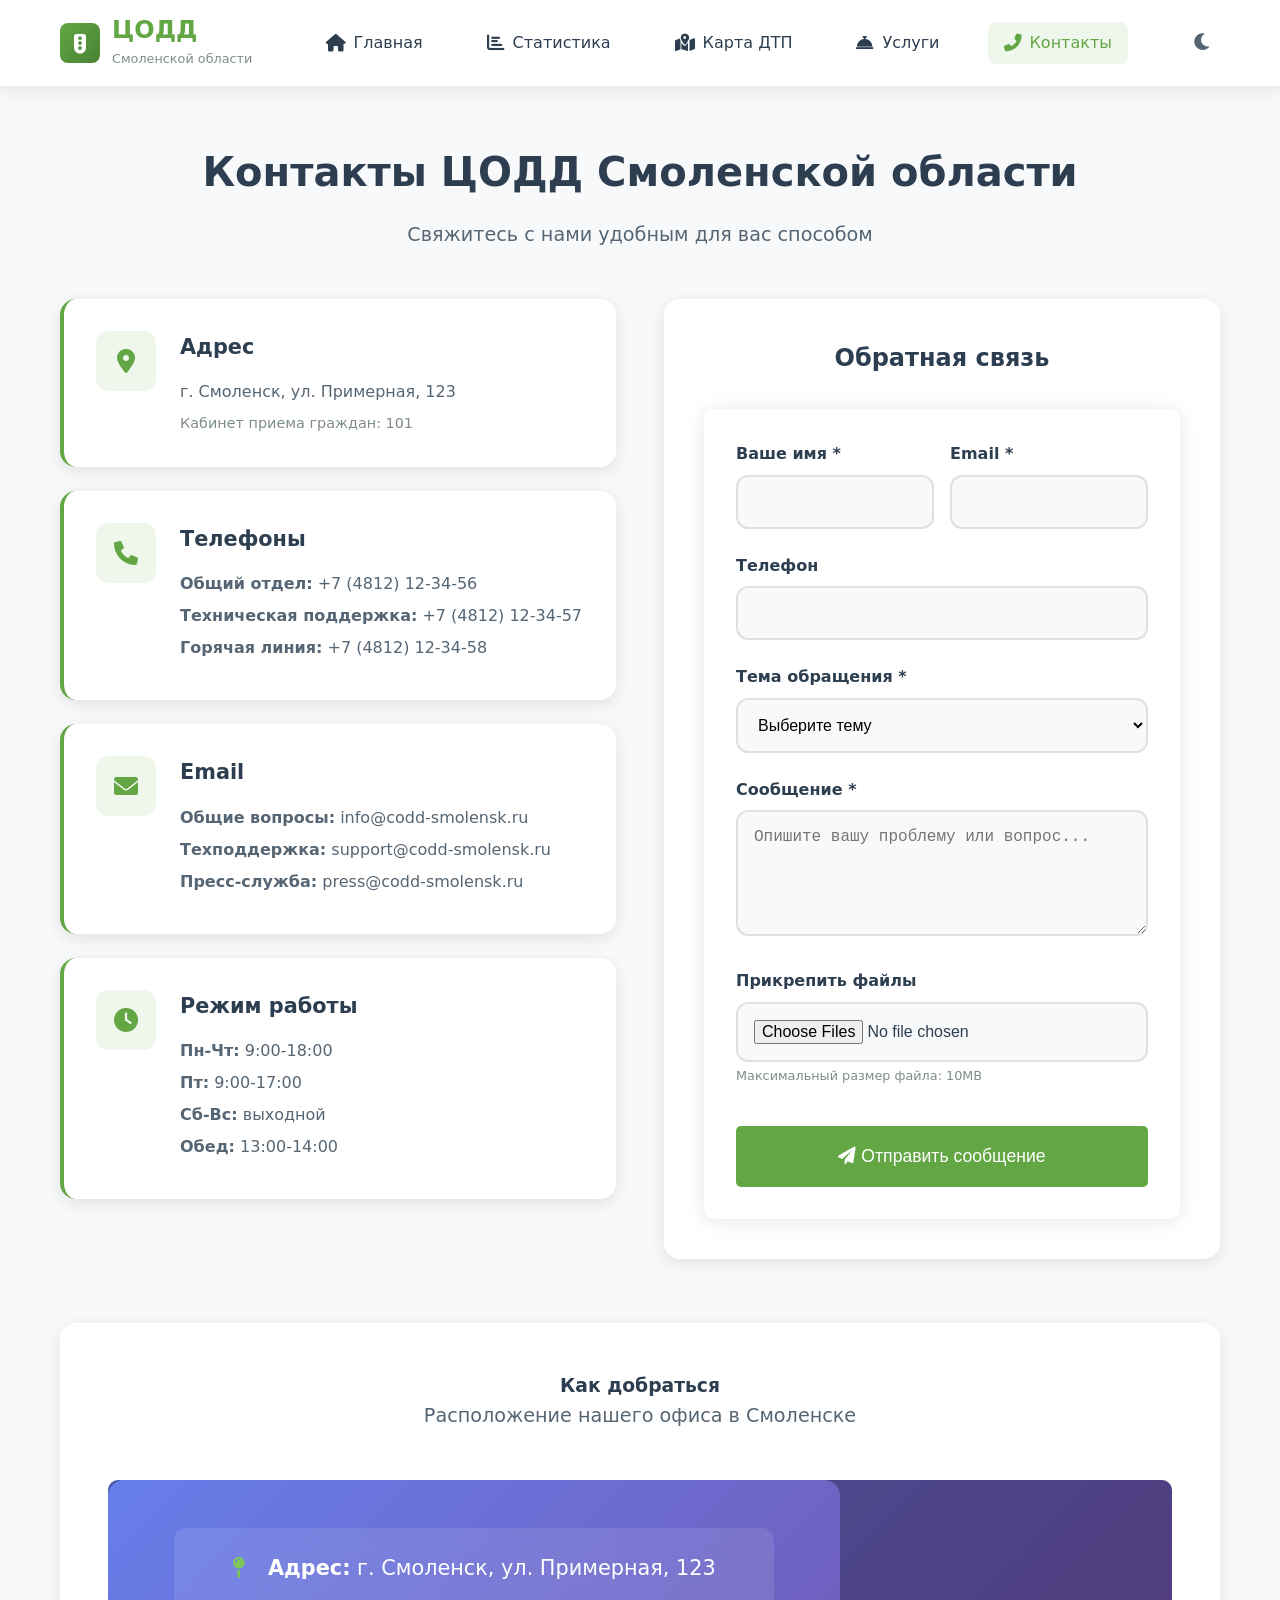
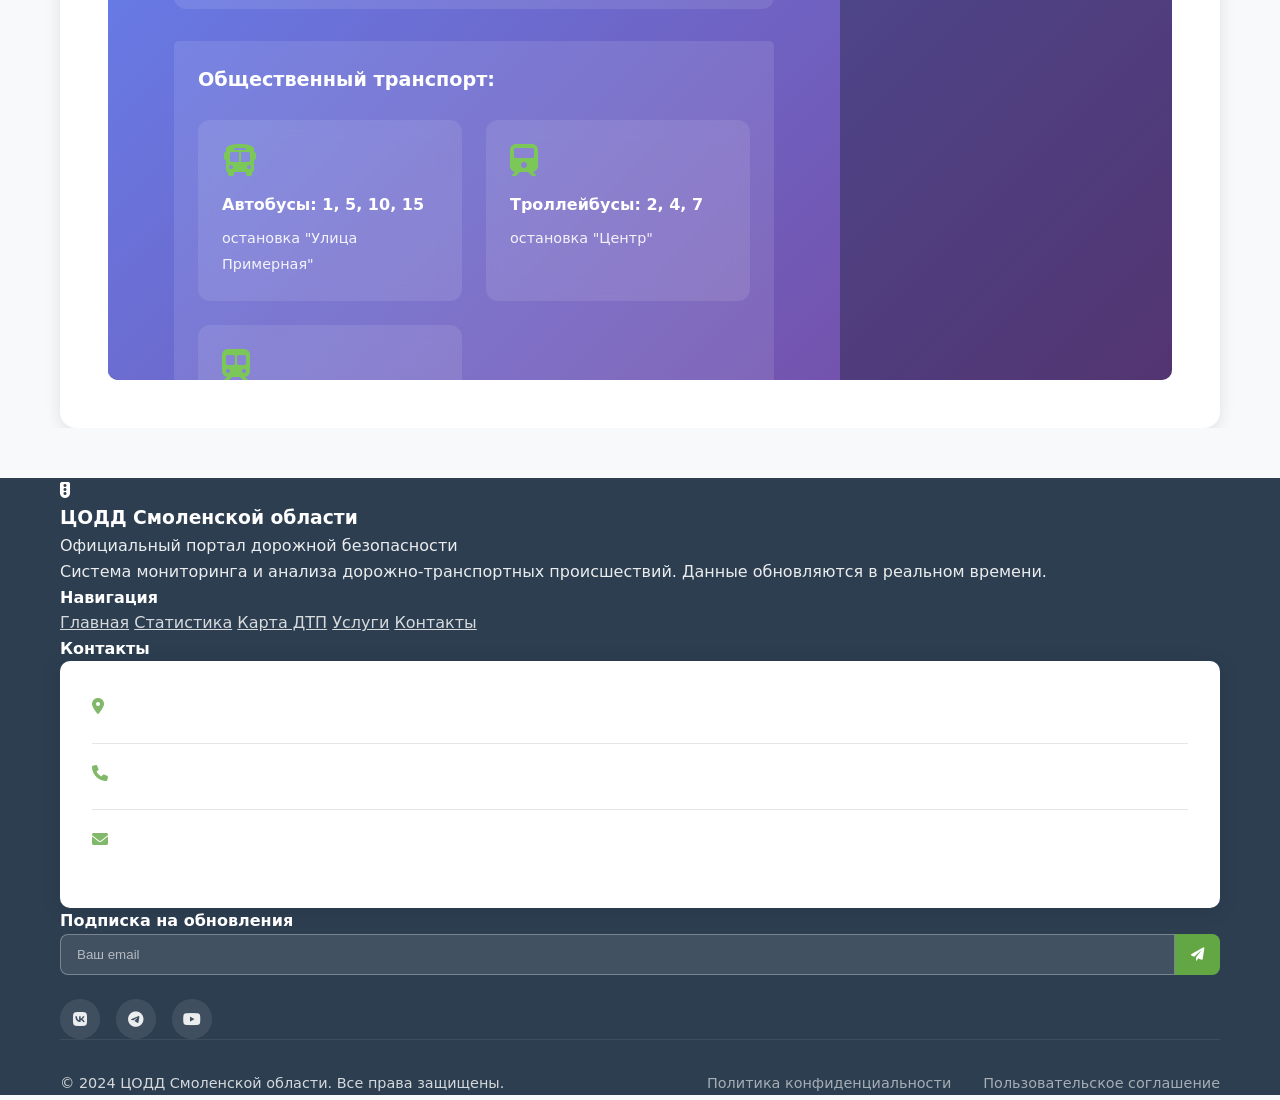
<file: contacts.html>
<!DOCTYPE html>
<html lang="ru">
<head>
    <meta charset="UTF-8">
    <meta name="viewport" content="width=device-width, initial-scale=1.0">
    <title>Контакты - ЦОДД Смоленской области</title>
    <link rel="stylesheet" href="css/style.css">
    <link href="https://cdnjs.cloudflare.com/ajax/libs/font-awesome/6.0.0/css/all.min.css" rel="stylesheet">
</head>
<body class="contacts-page">
    <!-- Шапка как на главной странице -->
    <header class="header">
        <div class="container">
            <div class="logo">
                <div class="logo-icon">
                    <i class="fas fa-traffic-light"></i>
                </div>
                <div class="logo-text">
                    <h1>ЦОДД</h1>
                    <span>Смоленской области</span>
                </div>
            </div>
            
            <nav class="nav">
                <ul class="nav-list">
                    <li><a href="index.html" class="nav-link">
                        <i class="fas fa-home"></i>
                        <span>Главная</span>
                    </a></li>
                    <li><a href="statistics.html" class="nav-link">
                        <i class="fas fa-chart-bar"></i>
                        <span>Статистика</span>
                    </a></li>
                    <li><a href="map.html" class="nav-link">
                        <i class="fas fa-map-marked-alt"></i>
                        <span>Карта ДТП</span>
                    </a></li>
                    <li><a href="services.html" class="nav-link">
                        <i class="fas fa-concierge-bell"></i>
                        <span>Услуги</span>
                    </a></li>
                    <li><a href="contacts.html" class="nav-link active">
                        <i class="fas fa-phone-alt"></i>
                        <span>Контакты</span>
                    </a></li>
                </ul>
            </nav>

            <div class="header-actions">
                <button class="theme-toggle" id="themeToggle">
                    <i class="fas fa-moon"></i>
                </button>
                <div class="mobile-menu-btn" id="mobileMenuBtn">
                    <span></span>
                    <span></span>
                    <span></span>
                </div>
            </div>
        </div>
    </header>

    <!-- Основной контент -->
    <main class="contacts-main">
        <div class="container">
            <div class="section-header">
                <h2>Контакты ЦОДД Смоленской области</h2>
                <p>Свяжитесь с нами удобным для вас способом</p>
            </div>

            <div class="contacts-grid">
                <!-- Контактная информация -->
                <div class="contact-info-section">
                    <div class="contact-card">
                        <div class="contact-icon">
                            <i class="fas fa-map-marker-alt"></i>
                        </div>
                        <div class="contact-content">
                            <h3>Адрес</h3>
                            <p>г. Смоленск, ул. Примерная, 123</p>
                            <span class="contact-detail">Кабинет приема граждан: 101</span>
                        </div>
                    </div>

                    <div class="contact-card">
                        <div class="contact-icon">
                            <i class="fas fa-phone"></i>
                        </div>
                        <div class="contact-content">
                            <h3>Телефоны</h3>
                            <p><strong>Общий отдел:</strong> +7 (4812) 12-34-56</p>
                            <p><strong>Техническая поддержка:</strong> +7 (4812) 12-34-57</p>
                            <p><strong>Горячая линия:</strong> +7 (4812) 12-34-58</p>
                        </div>
                    </div>

                    <div class="contact-card">
                        <div class="contact-icon">
                            <i class="fas fa-envelope"></i>
                        </div>
                        <div class="contact-content">
                            <h3>Email</h3>
                            <p><strong>Общие вопросы:</strong> info@codd-smolensk.ru</p>
                            <p><strong>Техподдержка:</strong> support@codd-smolensk.ru</p>
                            <p><strong>Пресс-служба:</strong> press@codd-smolensk.ru</p>
                        </div>
                    </div>

                    <div class="contact-card">
                        <div class="contact-icon">
                            <i class="fas fa-clock"></i>
                        </div>
                        <div class="contact-content">
                            <h3>Режим работы</h3>
                            <p><strong>Пн-Чт:</strong> 9:00-18:00</p>
                            <p><strong>Пт:</strong> 9:00-17:00</p>
                            <p><strong>Сб-Вс:</strong> выходной</p>
                            <p><strong>Обед:</strong> 13:00-14:00</p>
                        </div>
                    </div>
                </div>

                <!-- Форма обратной связи -->
                <div class="contact-form-section">
                    <div class="form-card">
                        <h3>Обратная связь</h3>
                        <form id="feedbackForm" class="contact-form">
                            <div class="form-row">
                                <div class="form-group">
                                    <label for="name">Ваше имя *</label>
                                    <input type="text" id="name" name="name" required>
                                </div>
                                <div class="form-group">
                                    <label for="email">Email *</label>
                                    <input type="email" id="email" name="email" required>
                                </div>
                            </div>
                            
                            <div class="form-group">
                                <label for="phone">Телефон</label>
                                <input type="tel" id="phone" name="phone">
                            </div>
                            
                            <div class="form-group">
                                <label for="subject">Тема обращения *</label>
                                <select id="subject" name="subject" required>
                                    <option value="">Выберите тему</option>
                                    <option value="question">Вопрос по услугам</option>
                                    <option value="complaint">Жалоба</option>
                                    <option value="suggestion">Предложение</option>
                                    <option value="cooperation">Сотрудничество</option>
                                    <option value="other">Другое</option>
                                </select>
                            </div>
                            
                            <div class="form-group">
                                <label for="message">Сообщение *</label>
                                <textarea id="message" name="message" rows="5" placeholder="Опишите вашу проблему или вопрос..." required></textarea>
                            </div>
                            
                            <div class="form-group">
                                <label for="attachment">Прикрепить файлы</label>
                                <input type="file" id="attachment" name="attachment" multiple>
                                <small>Максимальный размер файла: 10MB</small>
                            </div>
                            
                            <button type="submit" class="btn btn-primary">
                                <i class="fas fa-paper-plane"></i>
                                Отправить сообщение
                            </button>
                        </form>
                    </div>
                </div>
            </div>

            <!-- Карта и транспорт -->
            <div class="map-section">
                <div class="section-header">
                    <h3>Как добраться</h3>
                    <p>Расположение нашего офиса в Смоленске</p>
                </div>
                
                <div class="map-container">
                    <div class="map-placeholder">
                        <div class="map-content">
                            <div class="map-address">
                                <i class="fas fa-map-pin"></i>
                                <strong>Адрес:</strong> г. Смоленск, ул. Примерная, 123
                            </div>
                            
                            <div class="transport-info">
                                <h4>Общественный транспорт:</h4>
                                <div class="transport-list">
                                    <div class="transport-item">
                                        <i class="fas fa-bus"></i>
                                        <span>Автобусы: 1, 5, 10, 15</span>
                                        <small>остановка "Улица Примерная"</small>
                                    </div>
                                    <div class="transport-item">
                                        <i class="fas fa-train"></i>
                                        <span>Троллейбусы: 2, 4, 7</span>
                                        <small>остановка "Центр"</small>
                                    </div>
                                    <div class="transport-item">
                                        <i class="fas fa-subway"></i>
                                        <span>Маршрутки: 15к, 22к, 33к</span>
                                        <small>остановка "Городская администрация"</small>
                                    </div>
                                </div>
                            </div>
                        </div>
                    </div>
                </div>
            </div>
        </div>
    </main>

    <!-- Футер как на главной странице -->
    <footer class="footer">
        <div class="container">
            <div class="footer-content">
                <div class="footer-section">
                    <div class="footer-logo">
                        <i class="fas fa-traffic-light"></i>
                        <div>
                            <h3>ЦОДД Смоленской области</h3>
                            <p>Официальный портал дорожной безопасности</p>
                        </div>
                    </div>
                    <p class="footer-description">
                        Система мониторинга и анализа дорожно-транспортных происшествий. 
                        Данные обновляются в реальном времени.
                    </p>
                </div>

                <div class="footer-section">
                    <h4>Навигация</h4>
                    <nav class="footer-nav">
                        <a href="index.html">Главная</a>
                        <a href="statistics.html">Статистика</a>
                        <a href="map.html">Карта ДТП</a>
                        <a href="services.html">Услуги</a>
                        <a href="contacts.html">Контакты</a>
                    </nav>
                </div>

                <div class="footer-section">
                    <h4>Контакты</h4>
                    <div class="contact-info">
                        <div class="contact-item">
                            <i class="fas fa-map-marker-alt"></i>
                            <span>г. Смоленск, ул. Примерная, 123</span>
                        </div>
                        <div class="contact-item">
                            <i class="fas fa-phone"></i>
                            <span>+7 (4812) 12-34-56</span>
                        </div>
                        <div class="contact-item">
                            <i class="fas fa-envelope"></i>
                            <span>info@codd-smolensk.ru</span>
                        </div>
                    </div>
                </div>

                <div class="footer-section">
                    <h4>Подписка на обновления</h4>
                    <div class="newsletter">
                        <input type="email" placeholder="Ваш email" class="newsletter-input">
                        <button class="newsletter-btn">
                            <i class="fas fa-paper-plane"></i>
                        </button>
                    </div>
                    <div class="social-links">
                        <a href="#" class="social-link"><i class="fab fa-vk"></i></a>
                        <a href="#" class="social-link"><i class="fab fa-telegram"></i></a>
                        <a href="#" class="social-link"><i class="fab fa-youtube"></i></a>
                    </div>
                </div>
            </div>

            <div class="footer-bottom">
                <p>&copy; 2024 ЦОДД Смоленской области. Все права защищены.</p>
                <div class="footer-links">
                    <a href="#">Политика конфиденциальности</a>
                    <a href="#">Пользовательское соглашение</a>
                </div>
            </div>
        </div>
    </footer>

    <script src="js/contacts.js"></script>
</body>
</html>
</file>
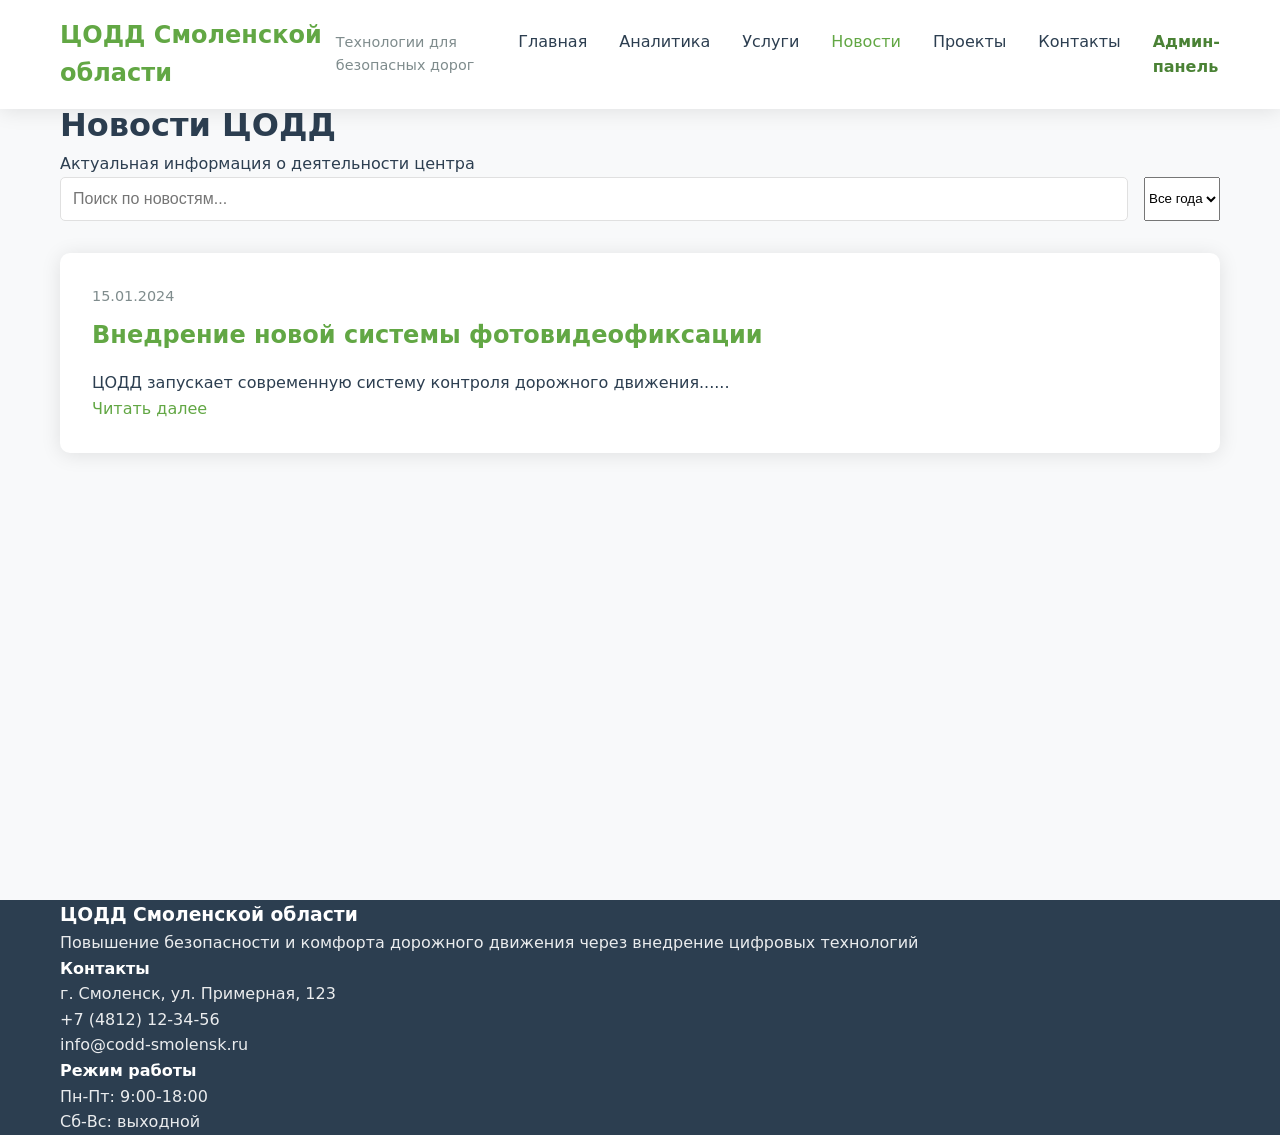
<file: news.html>
<!DOCTYPE html>
<html lang="ru">
<head>
    <meta charset="UTF-8">
    <meta name="viewport" content="width=device-width, initial-scale=1.0">
    <title>Новости - ЦОДД Смоленской области</title>
    <link rel="stylesheet" href="css/style.css">
</head>
<body>
    <header class="header">
        <div class="container">
            <div class="logo">
                <h1>ЦОДД Смоленской области</h1>
                <p>Технологии для безопасных дорог</p>
            </div>
            <nav class="nav">
                <ul>
                    <li><a href="index.html">Главная</a></li>
                    <li><a href="dashboard.html">Аналитика</a></li>
                    <li><a href="services.html">Услуги</a></li>
                    <li><a href="news.html" class="active">Новости</a></li>
                    <li><a href="projects.html">Проекты</a></li>
                    <li><a href="contacts.html">Контакты</a></li>
                    <li><a href="admin/index.html" class="admin-link">Админ-панель</a></li>
                </ul>
            </nav>
            <div class="mobile-menu-btn">☰</div>
        </div>
    </header>

    <main class="news-main">
        <div class="container">
            <h1>Новости ЦОДД</h1>
            <p class="subtitle">Актуальная информация о деятельности центра</p>

            <div class="news-filters">
                <input type="text" id="newsSearch" placeholder="Поиск по новостям..." class="search-input">
                <select id="newsYear">
                    <option value="">Все года</option>
                    <option value="2024">2024</option>
                    <option value="2023">2023</option>
                </select>
            </div>

            <div id="newsList" class="news-list">
                <!-- Новости будут загружены через JavaScript -->
            </div>

            <div class="pagination" id="pagination">
                <!-- Пагинация будет сгенерирована через JavaScript -->
            </div>
        </div>
    </main>

    <footer class="footer">
        <div class="container">
            <div class="footer-content">
                <div class="footer-section">
                    <h3>ЦОДД Смоленской области</h3>
                    <p>Повышение безопасности и комфорта дорожного движения через внедрение цифровых технологий</p>
                </div>
                <div class="footer-section">
                    <h4>Контакты</h4>
                    <p>г. Смоленск, ул. Примерная, 123</p>
                    <p>+7 (4812) 12-34-56</p>
                    <p>info@codd-smolensk.ru</p>
                </div>
                <div class="footer-section">
                    <h4>Режим работы</h4>
                    <p>Пн-Пт: 9:00-18:00</p>
                    <p>Сб-Вс: выходной</p>
                </div>
            </div>
        </div>
    </footer>

    <script src="js/data.js"></script>
    <script src="js/news.js"></script>
</body>
</html>
</file>
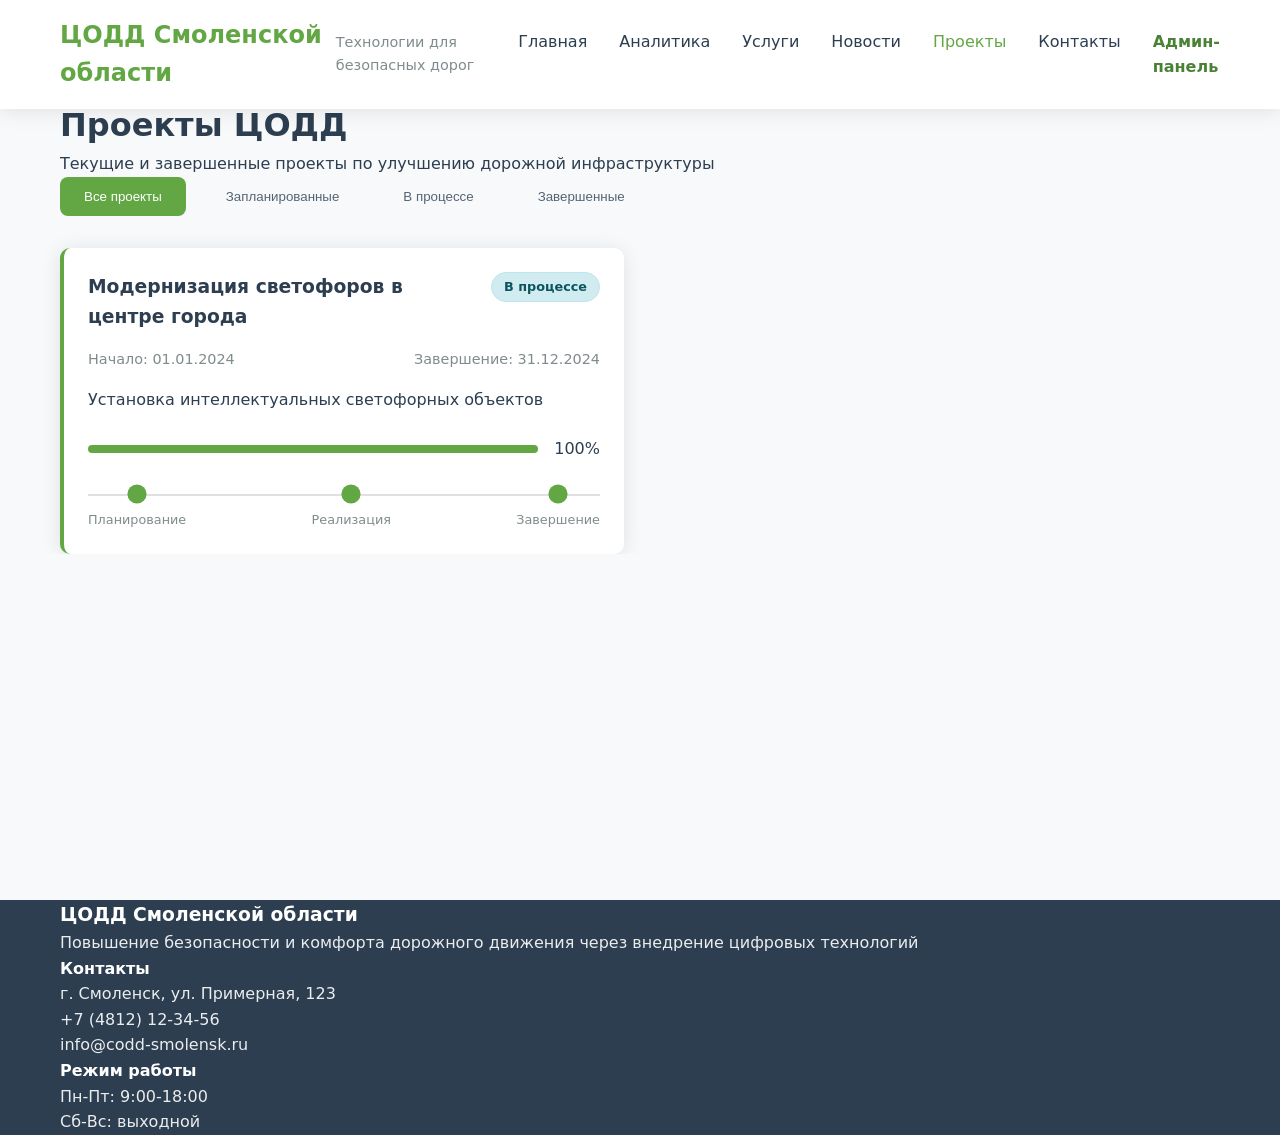
<file: projects.html>
<!DOCTYPE html>
<html lang="ru">
<head>
    <meta charset="UTF-8">
    <meta name="viewport" content="width=device-width, initial-scale=1.0">
    <title>Проекты - ЦОДД Смоленской области</title>
    <link rel="stylesheet" href="css/style.css">
</head>
<body>
    <header class="header">
        <div class="container">
            <div class="logo">
                <h1>ЦОДД Смоленской области</h1>
                <p>Технологии для безопасных дорог</p>
            </div>
            <nav class="nav">
                <ul>
                    <li><a href="index.html">Главная</a></li>
                    <li><a href="dashboard.html">Аналитика</a></li>
                    <li><a href="services.html">Услуги</a></li>
                    <li><a href="news.html">Новости</a></li>
                    <li><a href="projects.html" class="active">Проекты</a></li>
                    <li><a href="contacts.html">Контакты</a></li>
                    <li><a href="admin/index.html" class="admin-link">Админ-панель</a></li>
                </ul>
            </nav>
            <div class="mobile-menu-btn">☰</div>
        </div>
    </header>

    <main class="projects-main">
        <div class="container">
            <h1>Проекты ЦОДД</h1>
            <p class="subtitle">Текущие и завершенные проекты по улучшению дорожной инфраструктуры</p>

            <div class="project-filters">
                <button class="filter-btn active" data-filter="all">Все проекты</button>
                <button class="filter-btn" data-filter="planned">Запланированные</button>
                <button class="filter-btn" data-filter="in_progress">В процессе</button>
                <button class="filter-btn" data-filter="completed">Завершенные</button>
            </div>

            <div id="projectsList" class="projects-grid">
                <!-- Проекты будут загружены через JavaScript -->
            </div>
        </div>
    </main>

    <footer class="footer">
        <div class="container">
            <div class="footer-content">
                <div class="footer-section">
                    <h3>ЦОДД Смоленской области</h3>
                    <p>Повышение безопасности и комфорта дорожного движения через внедрение цифровых технологий</p>
                </div>
                <div class="footer-section">
                    <h4>Контакты</h4>
                    <p>г. Смоленск, ул. Примерная, 123</p>
                    <p>+7 (4812) 12-34-56</p>
                    <p>info@codd-smolensk.ru</p>
                </div>
                <div class="footer-section">
                    <h4>Режим работы</h4>
                    <p>Пн-Пт: 9:00-18:00</p>
                    <p>Сб-Вс: выходной</p>
                </div>
            </div>
        </div>
    </footer>

    <script src="js/data.js"></script>
    <script src="js/projects.js"></script>
</body>
</html>
</file>
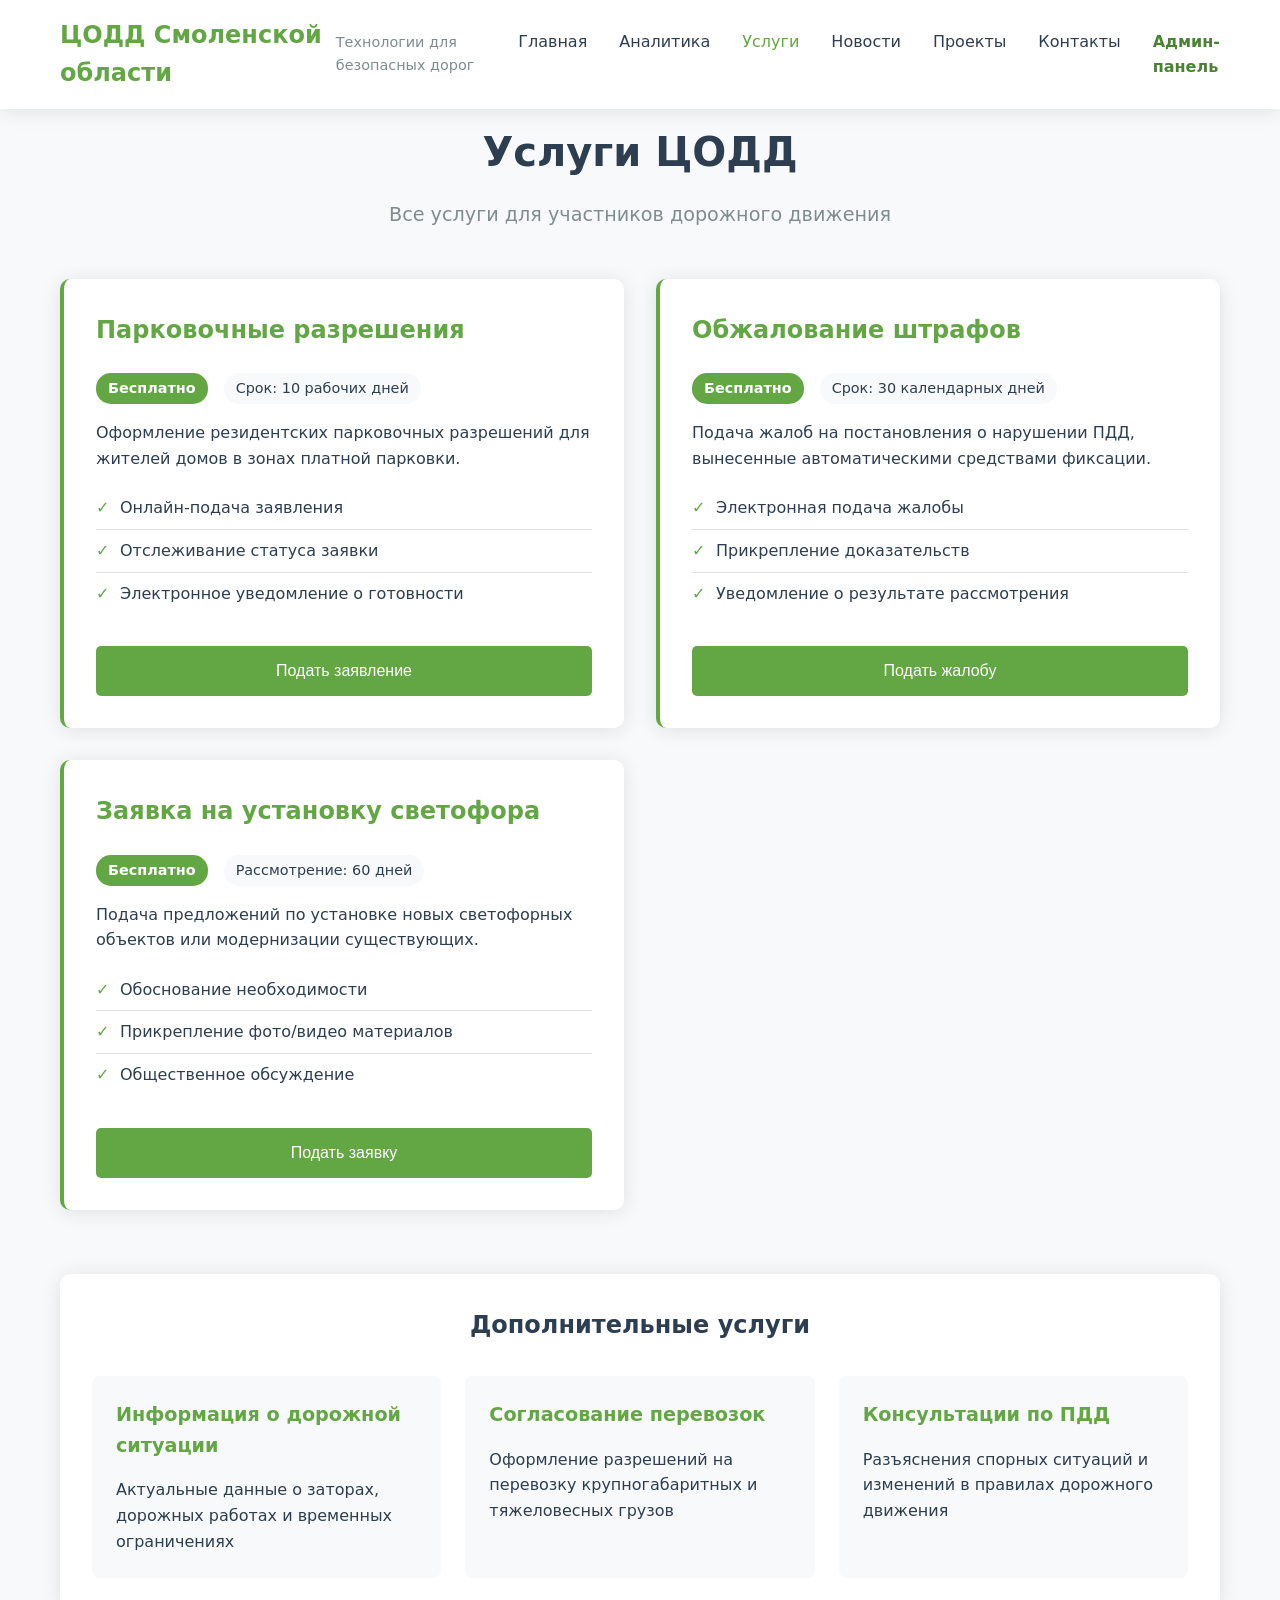
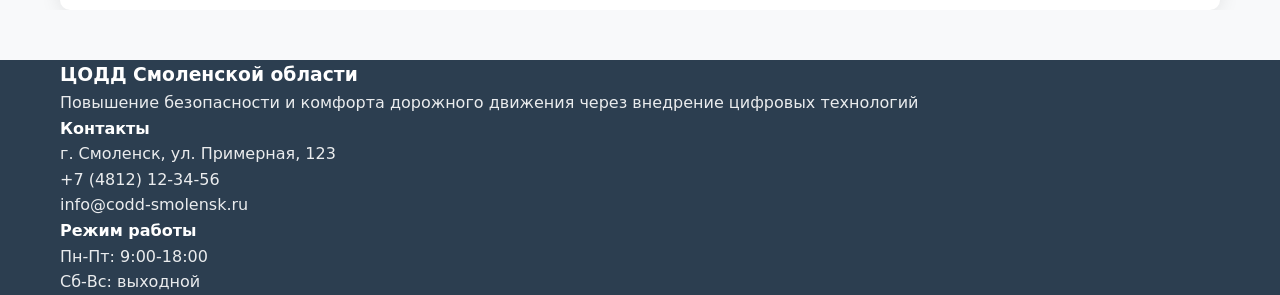
<file: services.html>
<!DOCTYPE html>
<html lang="ru">
<head>
    <meta charset="UTF-8">
    <meta name="viewport" content="width=device-width, initial-scale=1.0">
    <title>Услуги - ЦОДД Смоленской области</title>
    <link rel="stylesheet" href="css/style.css">
</head>
<body>
    <header class="header">
        <div class="container">
            <div class="logo">
                <h1>ЦОДД Смоленской области</h1>
                <p>Технологии для безопасных дорог</p>
            </div>
            <nav class="nav">
                <ul>
                    <li><a href="index.html">Главная</a></li>
                    <li><a href="dashboard.html">Аналитика</a></li>
                    <li><a href="services.html" class="active">Услуги</a></li>
                    <li><a href="news.html">Новости</a></li>
                    <li><a href="projects.html">Проекты</a></li>
                    <li><a href="contacts.html">Контакты</a></li>
                    <li><a href="admin/index.html" class="admin-link">Админ-панель</a></li>
                </ul>
            </nav>
            <div class="mobile-menu-btn">☰</div>
        </div>
    </header>

    <main class="services-main">
        <div class="container">
            <h1>Услуги ЦОДД</h1>
            <p class="subtitle">Все услуги для участников дорожного движения</p>

            <div class="services-grid">
                <div class="service-detail-card">
                    <h2>Парковочные разрешения</h2>
                    <div class="service-info">
                        <div class="service-meta">
                            <span class="price">Бесплатно</span>
                            <span class="duration">Срок: 10 рабочих дней</span>
                        </div>
                        <p>Оформление резидентских парковочных разрешений для жителей домов в зонах платной парковки.</p>
                        <ul class="service-features">
                            <li>Онлайн-подача заявления</li>
                            <li>Отслеживание статуса заявки</li>
                            <li>Электронное уведомление о готовности</li>
                        </ul>
                    </div>
                    <button class="btn-primary" onclick="openServiceModal('parking')">Подать заявление</button>
                </div>

                <div class="service-detail-card">
                    <h2>Обжалование штрафов</h2>
                    <div class="service-info">
                        <div class="service-meta">
                            <span class="price">Бесплатно</span>
                            <span class="duration">Срок: 30 календарных дней</span>
                        </div>
                        <p>Подача жалоб на постановления о нарушении ПДД, вынесенные автоматическими средствами фиксации.</p>
                        <ul class="service-features">
                            <li>Электронная подача жалобы</li>
                            <li>Прикрепление доказательств</li>
                            <li>Уведомление о результате рассмотрения</li>
                        </ul>
                    </div>
                    <button class="btn-primary" onclick="openServiceModal('appeal')">Подать жалобу</button>
                </div>

                <div class="service-detail-card">
                    <h2>Заявка на установку светофора</h2>
                    <div class="service-info">
                        <div class="service-meta">
                            <span class="price">Бесплатно</span>
                            <span class="duration">Рассмотрение: 60 дней</span>
                        </div>
                        <p>Подача предложений по установке новых светофорных объектов или модернизации существующих.</p>
                        <ul class="service-features">
                            <li>Обоснование необходимости</li>
                            <li>Прикрепление фото/видео материалов</li>
                            <li>Общественное обсуждение</li>
                        </ul>
                    </div>
                    <button class="btn-primary" onclick="openServiceModal('traffic-light')">Подать заявку</button>
                </div>
            </div>

            <!-- Дополнительные услуги -->
            <div class="additional-services">
                <h2>Дополнительные услуги</h2>
                <div class="services-list">
                    <div class="service-item">
                        <h3>Информация о дорожной ситуации</h3>
                        <p>Актуальные данные о заторах, дорожных работах и временных ограничениях</p>
                    </div>
                    <div class="service-item">
                        <h3>Согласование перевозок</h3>
                        <p>Оформление разрешений на перевозку крупногабаритных и тяжеловесных грузов</p>
                    </div>
                    <div class="service-item">
                        <h3>Консультации по ПДД</h3>
                        <p>Разъяснения спорных ситуаций и изменений в правилах дорожного движения</p>
                    </div>
                </div>
            </div>
        </div>
    </main>

    <!-- Модальное окно для услуг -->
    <div id="serviceModal" class="modal">
        <div class="modal-content">
            <span class="close">&times;</span>
            <h2 id="modalTitle">Подача заявления</h2>
            <form id="serviceForm" class="service-form">
                <div class="form-group">
                    <label for="applicantName">ФИО заявителя *</label>
                    <input type="text" id="applicantName" required>
                </div>
                <div class="form-group">
                    <label for="applicantEmail">Email *</label>
                    <input type="email" id="applicantEmail" required>
                </div>
                <div class="form-group">
                    <label for="applicantPhone">Телефон *</label>
                    <input type="tel" id="applicantPhone" required>
                </div>
                <div id="additionalFields">
                    <!-- Дополнительные поля будут добавляться динамически -->
                </div>
                <div class="form-group">
                    <label for="message">Дополнительная информация</label>
                    <textarea id="message" rows="4"></textarea>
                </div>
                <button type="submit" class="btn-primary">Отправить заявление</button>
            </form>
        </div>
    </div>

    <footer class="footer">
        <div class="container">
            <div class="footer-content">
                <div class="footer-section">
                    <h3>ЦОДД Смоленской области</h3>
                    <p>Повышение безопасности и комфорта дорожного движения через внедрение цифровых технологий</p>
                </div>
                <div class="footer-section">
                    <h4>Контакты</h4>
                    <p>г. Смоленск, ул. Примерная, 123</p>
                    <p>+7 (4812) 12-34-56</p>
                    <p>info@codd-smolensk.ru</p>
                </div>
                <div class="footer-section">
                    <h4>Режим работы</h4>
                    <p>Пн-Пт: 9:00-18:00</p>
                    <p>Сб-Вс: выходной</p>
                </div>
            </div>
        </div>
    </footer>

    <script src="js/data.js"></script>
    <script src="js/services.js"></script>
</body>
</html>
</file>
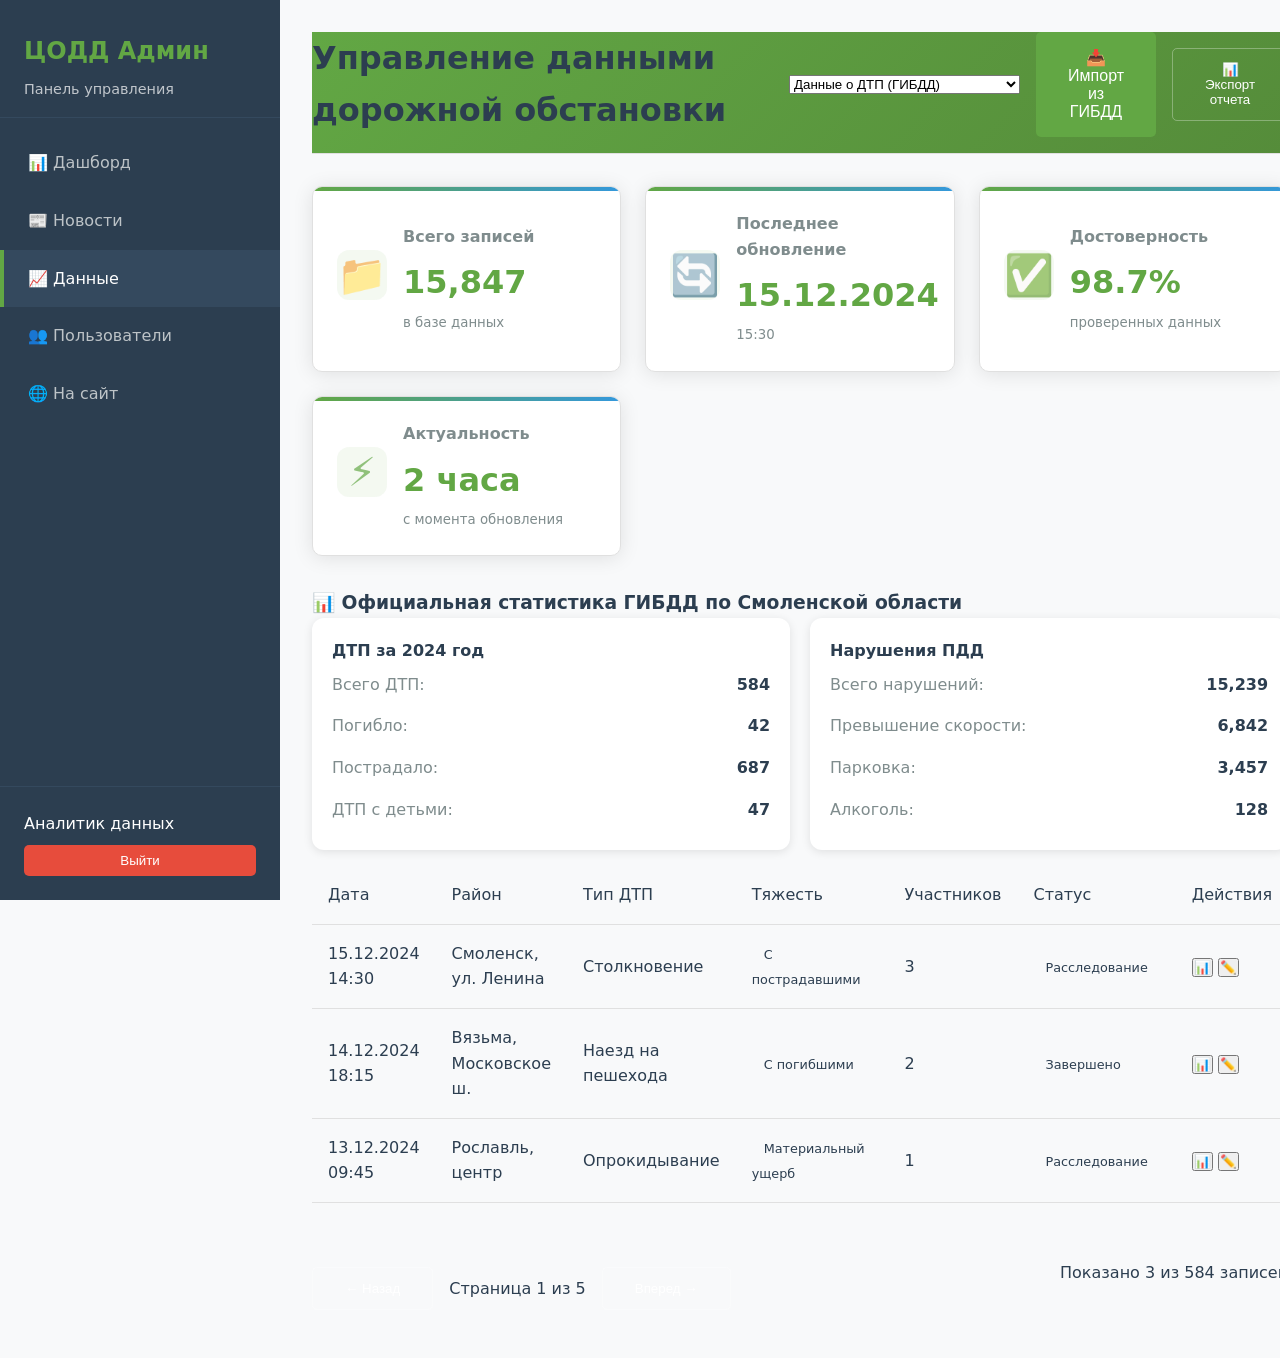
<file: admin/data.html>
<!DOCTYPE html>
<html lang="ru">
<head>
    <meta charset="UTF-8">
    <meta name="viewport" content="width=device-width, initial-scale=1.0">
    <title>Управление данными - Админ-панель ЦОДД</title>
    <link rel="stylesheet" href="../css/style.css">
    <link rel="stylesheet" href="../css/admin.css">
    <link rel="stylesheet" href="../css/admin-dashboard.css">
</head>
<body class="admin-body">
    <aside class="sidebar">
        <div class="sidebar-header">
            <h2>ЦОДД Админ</h2>
            <p>Панель управления</p>
        </div>
        <nav class="sidebar-nav">
            <ul>
                <li><a href="index.html">📊 Дашборд</a></li>
                <li><a href="news.html">📰 Новости</a></li>
                <li><a href="data.html" class="active">📈 Данные</a></li>
                <li><a href="users.html">👥 Пользователи</a></li>
                <li><a href="../index.html">🌐 На сайт</a></li>
            </ul>
        </nav>
        <div class="user-info">
            <span id="currentUsername">Аналитик данных</span>
            <button id="logoutBtn" class="btn-logout">Выйти</button>
        </div>
    </aside>

    <main class="admin-main">
        <header class="admin-header">
            <h1>Управление данными дорожной обстановки</h1>
            <div class="admin-actions">
                <select id="dataTypeSelect" onchange="loadDataType()">
                    <option value="accidents">Данные о ДТП (ГИБДД)</option>
                    <option value="fines">Штрафы и нарушения</option>
                    <option value="towing">Эвакуация транспортных средств</option>
                    <option value="traffic">Дорожное движение</option>
                    <option value="infrastructure">Дорожная инфраструктура</option>
                </select>
                <button class="btn-primary" onclick="importOfficialData()">📥 Импорт из ГИБДД</button>
                <button class="btn-secondary" onclick="exportData()">📊 Экспорт отчета</button>
            </div>
        </header>

        <!-- Статистика данных -->
        <section class="admin-stats">
            <div class="stat-card">
                <div class="stat-icon">📁</div>
                <div class="stat-info">
                    <h3>Всего записей</h3>
                    <span id="totalRecords">15,847</span>
                    <small>в базе данных</small>
                </div>
            </div>
            <div class="stat-card">
                <div class="stat-icon">🔄</div>
                <div class="stat-info">
                    <h3>Последнее обновление</h3>
                    <span id="lastUpdate">15.12.2024</span>
                    <small>15:30</small>
                </div>
            </div>
            <div class="stat-card">
                <div class="stat-icon">✅</div>
                <div class="stat-info">
                    <h3>Достоверность</h3>
                    <span id="dataAccuracy">98.7%</span>
                    <small>проверенных данных</small>
                </div>
            </div>
            <div class="stat-card">
                <div class="stat-icon">⚡</div>
                <div class="stat-info">
                    <h3>Актуальность</h3>
                    <span id="dataFreshness">2 часа</span>
                    <small>с момента обновления</small>
                </div>
            </div>
        </section>

        <section class="admin-content">
            <!-- Данные из ГИБДД -->
            <div class="data-section" id="gibddData">
                <h3>📊 Официальная статистика ГИБДД по Смоленской области</h3>
                <div class="data-grid">
                    <div class="data-card">
                        <h4>ДТП за 2024 год</h4>
                        <div class="data-item">
                            <span>Всего ДТП:</span>
                            <strong>584</strong>
                        </div>
                        <div class="data-item">
                            <span>Погибло:</span>
                            <strong class="negative">42</strong>
                        </div>
                        <div class="data-item">
                            <span>Пострадало:</span>
                            <strong class="warning">687</strong>
                        </div>
                        <div class="data-item">
                            <span>ДТП с детьми:</span>
                            <strong>47</strong>
                        </div>
                    </div>

                    <div class="data-card">
                        <h4>Нарушения ПДД</h4>
                        <div class="data-item">
                            <span>Всего нарушений:</span>
                            <strong>15,239</strong>
                        </div>
                        <div class="data-item">
                            <span>Превышение скорости:</span>
                            <strong>6,842</strong>
                        </div>
                        <div class="data-item">
                            <span>Парковка:</span>
                            <strong>3,457</strong>
                        </div>
                        <div class="data-item">
                            <span>Алкоголь:</span>
                            <strong class="negative">128</strong>
                        </div>
                    </div>
                </div>
            </div>

            <!-- Таблица с данными -->
            <div class="table-container">
                <table class="admin-table" id="dataTable">
                    <thead>
                        <tr>
                            <th>Дата</th>
                            <th>Район</th>
                            <th>Тип ДТП</th>
                            <th>Тяжесть</th>
                            <th>Участников</th>
                            <th>Статус</th>
                            <th>Действия</th>
                        </tr>
                    </thead>
                    <tbody>
                        <tr>
                            <td>15.12.2024 14:30</td>
                            <td>Смоленск, ул. Ленина</td>
                            <td>Столкновение</td>
                            <td><span class="status-badge medium">С пострадавшими</span></td>
                            <td>3</td>
                            <td><span class="status-badge">Расследование</span></td>
                            <td>
                                <button class="btn-sm">📊</button>
                                <button class="btn-sm">✏️</button>
                            </td>
                        </tr>
                        <tr>
                            <td>14.12.2024 18:15</td>
                            <td>Вязьма, Московское ш.</td>
                            <td>Наезд на пешехода</td>
                            <td><span class="status-badge high">С погибшими</span></td>
                            <td>2</td>
                            <td><span class="status-badge">Завершено</span></td>
                            <td>
                                <button class="btn-sm">📊</button>
                                <button class="btn-sm">✏️</button>
                            </td>
                        </tr>
                        <tr>
                            <td>13.12.2024 09:45</td>
                            <td>Рославль, центр</td>
                            <td>Опрокидывание</td>
                            <td><span class="status-badge low">Материальный ущерб</span></td>
                            <td>1</td>
                            <td><span class="status-badge">Расследование</span></td>
                            <td>
                                <button class="btn-sm">📊</button>
                                <button class="btn-sm">✏️</button>
                            </td>
                        </tr>
                    </tbody>
                </table>
            </div>
            
            <div class="table-actions">
                <div class="pagination">
                    <button class="btn-secondary">← Назад</button>
                    <span>Страница 1 из 5</span>
                    <button class="btn-secondary">Вперед →</button>
                </div>
                <div class="table-stats">
                    Показано 3 из 584 записей
                </div>
            </div>
        </section>
    </main>

    <script src="../js/admin-data.js"></script>
</body>
</html>
</file>
<file: css/style.css>
:root {
    --primary-color: #62a744;
    --primary-dark: #4a8235;
    --text-color: #333;
    --text-light: #666;
    --background: #f5f5f5;
    --white: #ffffff;
    --border: #e0e0e0;
    --shadow: 0 2px 10px rgba(0,0,0,0.1);
}

* {
    margin: 0;
    padding: 0;
    box-sizing: border-box;
}

body {
    font-family: 'Roboto', 'Open Sans', sans-serif;
    line-height: 1.6;
    color: var(--text-color);
    background-color: var(--background);
}

.container {
    max-width: 1200px;
    margin: 0 auto;
    padding: 0 20px;
}

/* Шапка */
.header {
    background: var(--white);
    box-shadow: var(--shadow);
    position: fixed;
    width: 100%;
    top: 0;
    z-index: 1000;
}

.header .container {
    display: flex;
    justify-content: space-between;
    align-items: center;
    padding: 1rem 20px;
}

.logo h1 {
    font-size: 1.5rem;
    color: var(--primary-color);
}

.logo p {
    font-size: 0.9rem;
    color: var(--text-light);
}

.nav ul {
    display: flex;
    list-style: none;
    gap: 2rem;
}

.nav a {
    text-decoration: none;
    color: var(--text-color);
    font-weight: 500;
    transition: color 0.3s;
}

.nav a:hover,
.nav a.active {
    color: var(--primary-color);
}

.admin-link {
    color: var(--primary-dark) !important;
    font-weight: bold !important;
}

.mobile-menu-btn {
    display: none;
    font-size: 1.5rem;
    cursor: pointer;
}

/* Герой-секция */
.hero {
    background: linear-gradient(135deg, var(--primary-color), var(--primary-dark));
    color: var(--white);
    padding: 120px 0 80px;
    margin-top: 80px;
    text-align: center;
}

.hero h2 {
    font-size: 2.5rem;
    margin-bottom: 1rem;
}

.hero p {
    font-size: 1.2rem;
    margin-bottom: 2rem;
    opacity: 0.9;
}

.hero-stats {
    display: flex;
    justify-content: center;
    gap: 3rem;
    margin-top: 2rem;
}

.stat {
    text-align: center;
}

.stat-number {
    display: block;
    font-size: 3rem;
    font-weight: bold;
}

.stat-label {
    font-size: 1rem;
    opacity: 0.9;
}

/* Карточки направлений */
.directions {
    padding: 80px 0;
    background: var(--white);
}

.directions h2 {
    text-align: center;
    margin-bottom: 3rem;
    font-size: 2rem;
}

.directions-grid {
    display: grid;
    grid-template-columns: repeat(auto-fit, minmax(250px, 1fr));
    gap: 2rem;
}

.direction-card {
    background: var(--white);
    padding: 2rem;
    border-radius: 10px;
    box-shadow: var(--shadow);
    text-align: center;
    transition: transform 0.3s;
}

.direction-card:hover {
    transform: translateY(-5px);
}

.direction-icon {
    font-size: 3rem;
    margin-bottom: 1rem;
}

/* Сервисы */
.quick-services {
    padding: 80px 0;
    background: var(--background);
}

.quick-services h2 {
    text-align: center;
    margin-bottom: 3rem;
}

.services-grid {
    display: grid;
    grid-template-columns: repeat(auto-fit, minmax(300px, 1fr));
    gap: 2rem;
}

.service-card {
    background: var(--white);
    padding: 2rem;
    border-radius: 10px;
    text-decoration: none;
    color: inherit;
    box-shadow: var(--shadow);
    transition: all 0.3s;
}

.service-card:hover {
    transform: translateY(-3px);
    box-shadow: 0 5px 15px rgba(0,0,0,0.2);
}

/* Новости */
.latest-news {
    padding: 80px 0;
    background: var(--white);
}

.latest-news h2 {
    text-align: center;
    margin-bottom: 3rem;
}

.news-preview {
    display: grid;
    grid-template-columns: repeat(auto-fit, minmax(300px, 1fr));
    gap: 2rem;
    margin-bottom: 2rem;
}

.news-card {
    background: var(--background);
    padding: 1.5rem;
    border-radius: 10px;
    border-left: 4px solid var(--primary-color);
}

.news-date {
    color: var(--text-light);
    font-size: 0.9rem;
    margin-bottom: 0.5rem;
}

.btn-secondary {
    display: inline-block;
    padding: 0.8rem 2rem;
    background: var(--primary-color);
    color: var(--white);
    text-decoration: none;
    border-radius: 5px;
    transition: background 0.3s;
}

.btn-secondary:hover {
    background: var(--primary-dark);
}

/* Футер */
footer {
    background: linear-gradient(135deg, #62a744 0%, #558c3a 100%);
}

.footer a {
    color: #62a744 !important;
}

.footer a:hover {
    color: #7bc858 !important;
}

/* Адаптивность */
@media (max-width: 768px) {
    .nav {
        display: none;
    }
    
    .mobile-menu-btn {
        display: block;
    }
    
    .hero-stats {
        flex-direction: column;
        gap: 1rem;
    }
    
    .hero h2 {
        font-size: 2rem;
    }
    
    .container {
        padding: 0 15px;
    }
}
/* Стили для страницы проектов */
.projects-main {
    padding: 100px 0 50px;
    background: var(--background);
    min-height: 100vh;
}

.project-filters {
    display: flex;
    gap: 1rem;
    margin-bottom: 2rem;
    flex-wrap: wrap;
}

.filter-btn {
    padding: 0.5rem 1rem;
    background: var(--white);
    border: 2px solid var(--border);
    border-radius: 5px;
    cursor: pointer;
    transition: all 0.3s;
}

.filter-btn.active,
.filter-btn:hover {
    background: var(--primary-color);
    color: white;
    border-color: var(--primary-color);
}

.projects-grid {
    display: grid;
    grid-template-columns: repeat(auto-fill, minmax(350px, 1fr));
    gap: 2rem;
}

.project-card {
    background: var(--white);
    padding: 1.5rem;
    border-radius: 10px;
    box-shadow: var(--shadow);
    border-left: 4px solid var(--primary-color);
}

.project-header {
    display: flex;
    justify-content: space-between;
    align-items: flex-start;
    margin-bottom: 1rem;
}

.project-status {
    padding: 0.25rem 0.5rem;
    border-radius: 3px;
    font-size: 0.8rem;
    font-weight: bold;
}

.project-status.planned {
    background: #fff3cd;
    color: #856404;
}

.project-status.in_progress {
    background: #d1ecf1;
    color: #0c5460;
}

.project-status.completed {
    background: #d4edda;
    color: #155724;
}

.project-dates {
    display: flex;
    justify-content: space-between;
    margin-bottom: 1rem;
    font-size: 0.9rem;
    color: var(--text-light);
}

.project-progress {
    display: flex;
    align-items: center;
    gap: 1rem;
    margin-top: 1rem;
}

.progress-bar {
    flex: 1;
    height: 8px;
    background: var(--border);
    border-radius: 4px;
    overflow: hidden;
}

.progress-fill {
    height: 100%;
    background: var(--primary-color);
    transition: width 0.3s;
}

.no-projects {
    text-align: center;
    grid-column: 1 / -1;
    padding: 2rem;
    color: var(--text-light);
}

/* Стили для страницы контактов */
.contacts-main {
    padding: 100px 0 50px;
    background: var(--background);
    min-height: 100vh;
}

.contacts-grid {
    display: grid;
    grid-template-columns: 1fr 1fr;
    gap: 3rem;
    margin-bottom: 3rem;
}

.contact-info {
    background: var(--white);
    padding: 2rem;
    border-radius: 10px;
    box-shadow: var(--shadow);
}

.contact-item {
    margin-bottom: 1.5rem;
}

.contact-item h3 {
    margin: 0 0 0.5rem 0;
    color: var(--primary-color);
}

.contact-form {
    background: var(--white);
    padding: 2rem;
    border-radius: 10px;
    box-shadow: var(--shadow);
}

.contact-form .form-group {
    margin-bottom: 1rem;
}

.contact-form label {
    display: block;
    margin-bottom: 0.5rem;
    font-weight: 500;
}

.contact-form input,
.contact-form select,
.contact-form textarea {
    width: 100%;
    padding: 0.75rem;
    border: 1px solid var(--border);
    border-radius: 5px;
    font-size: 1rem;
}

.contact-form input:focus,
.contact-form select:focus,
.contact-form textarea:focus {
    outline: none;
    border-color: var(--primary-color);
}

.map-section {
    background: var(--white);
    padding: 2rem;
    border-radius: 10px;
    box-shadow: var(--shadow);
}

.map-container {
    height: 400px;
    background: #f8f9fa;
    border-radius: 5px;
    margin-top: 1rem;
    display: flex;
    align-items: center;
    justify-content: center;
    color: var(--text-light);
}

/* Стили для страницы новостей */
.news-main {
    padding: 100px 0 50px;
    background: var(--background);
    min-height: 100vh;
}

.news-filters {
    display: flex;
    gap: 1rem;
    margin-bottom: 2rem;
    flex-wrap: wrap;
}

.search-input {
    flex: 1;
    min-width: 300px;
    padding: 0.75rem;
    border: 1px solid var(--border);
    border-radius: 5px;
    font-size: 1rem;
}

.news-list {
    display: flex;
    flex-direction: column;
    gap: 2rem;
    margin-bottom: 2rem;
}

.news-article {
    background: var(--white);
    padding: 2rem;
    border-radius: 10px;
    box-shadow: var(--shadow);
}

.news-date {
    color: var(--text-light);
    font-size: 0.9rem;
    margin-bottom: 0.5rem;
}

.news-article h2 {
    margin: 0 0 1rem 0;
    color: var(--primary-color);
}

.read-more {
    color: var(--primary-color);
    text-decoration: none;
    font-weight: 500;
}

.read-more:hover {
    text-decoration: underline;
}

.pagination {
    display: flex;
    justify-content: center;
    gap: 0.5rem;
    margin-top: 2rem;
}

.page-btn {
    padding: 0.5rem 1rem;
    border: 1px solid var(--border);
    background: var(--white);
    border-radius: 5px;
    cursor: pointer;
}

.page-btn.active {
    background: var(--primary-color);
    color: white;
    border-color: var(--primary-color);
}

/* Модальное окно */
.modal {
    display: none;
    position: fixed;
    z-index: 1000;
    left: 0;
    top: 0;
    width: 100%;
    height: 100%;
    background-color: rgba(0,0,0,0.5);
}

.modal-content {
    background-color: var(--white);
    margin: 5% auto;
    padding: 2rem;
    border-radius: 10px;
    width: 90%;
    max-width: 600px;
    position: relative;
}

.close {
    position: absolute;
    right: 1rem;
    top: 1rem;
    font-size: 2rem;
    cursor: pointer;
}

/* Адаптивность */
@media (max-width: 768px) {
    .contacts-grid {
        grid-template-columns: 1fr;
    }
    
    .projects-grid {
        grid-template-columns: 1fr;
    }
    
    .news-filters {
        flex-direction: column;
    }
    
    .search-input {
        min-width: auto;
    }
    
    .project-header {
        flex-direction: column;
        gap: 1rem;
    }
    
    .project-dates {
        flex-direction: column;
        gap: 0.5rem;
    }
}
/* Стили для страницы проектов */
.projects-main {
    padding: 100px 0 50px;
    background: var(--background);
    min-height: 100vh;
}

.project-filters {
    display: flex;
    gap: 1rem;
    margin-bottom: 2rem;
    flex-wrap: wrap;
}

.filter-btn {
    padding: 0.5rem 1rem;
    background: var(--white);
    border: 2px solid var(--border);
    border-radius: 5px;
    cursor: pointer;
    transition: all 0.3s;
}

.filter-btn.active,
.filter-btn:hover {
    background: var(--primary-color);
    color: white;
    border-color: var(--primary-color);
}

.projects-grid {
    display: grid;
    grid-template-columns: repeat(auto-fill, minmax(400px, 1fr));
    gap: 2rem;
}

.project-card {
    background: var(--white);
    padding: 1.5rem;
    border-radius: 10px;
    box-shadow: var(--shadow);
    border-left: 4px solid var(--primary-color);
    transition: transform 0.3s;
}

.project-card:hover {
    transform: translateY(-2px);
}

.project-header {
    display: flex;
    justify-content: space-between;
    align-items: flex-start;
    margin-bottom: 1rem;
}

.project-header h3 {
    margin: 0;
    color: var(--text-color);
    flex: 1;
}

.project-status {
    padding: 0.25rem 0.75rem;
    border-radius: 20px;
    font-size: 0.8rem;
    font-weight: bold;
    margin-left: 1rem;
}

.project-status.planned {
    background: #fff3cd;
    color: #856404;
    border: 1px solid #ffeaa7;
}

.project-status.in_progress {
    background: #d1ecf1;
    color: #0c5460;
    border: 1px solid #bee5eb;
}

.project-status.completed {
    background: #d4edda;
    color: #155724;
    border: 1px solid #c3e6cb;
}

.project-dates {
    display: flex;
    justify-content: space-between;
    margin-bottom: 1rem;
    font-size: 0.9rem;
    color: var(--text-light);
}

.project-description {
    margin-bottom: 1.5rem;
    line-height: 1.6;
}

.project-progress {
    display: flex;
    align-items: center;
    gap: 1rem;
    margin-bottom: 1.5rem;
}

.progress-bar {
    flex: 1;
    height: 8px;
    background: var(--border);
    border-radius: 4px;
    overflow: hidden;
}

.progress-fill {
    height: 100%;
    background: var(--primary-color);
    transition: width 0.3s ease;
}

.project-timeline {
    display: flex;
    justify-content: space-between;
    position: relative;
    margin-top: 1rem;
}

.project-timeline::before {
    content: '';
    position: absolute;
    top: 8px;
    left: 0;
    right: 0;
    height: 2px;
    background: var(--border);
    z-index: 1;
}

.timeline-item {
    display: flex;
    flex-direction: column;
    align-items: center;
    position: relative;
    z-index: 2;
}

.timeline-dot {
    width: 16px;
    height: 16px;
    border-radius: 50%;
    background: var(--border);
    margin-bottom: 0.5rem;
    transition: all 0.3s;
}

.timeline-item.active .timeline-dot {
    background: var(--primary-color);
    transform: scale(1.2);
}

.timeline-label {
    font-size: 0.8rem;
    color: var(--text-light);
    text-align: center;
}

.no-projects {
    text-align: center;
    grid-column: 1 / -1;
    padding: 3rem;
    color: var(--text-light);
    font-size: 1.1rem;
}

/* Стили для страницы контактов */
.contacts-main {
    padding: 100px 0 50px;
    background: var(--background);
    min-height: 100vh;
}

.contacts-grid {
    display: grid;
    grid-template-columns: 1fr 1fr;
    gap: 3rem;
    margin-bottom: 3rem;
}

.contact-info {
    background: var(--white);
    padding: 2rem;
    border-radius: 10px;
    box-shadow: var(--shadow);
}

.contact-item {
    margin-bottom: 2rem;
    padding-bottom: 1.5rem;
    border-bottom: 1px solid var(--border);
}

.contact-item:last-child {
    border-bottom: none;
    margin-bottom: 0;
}

.contact-item h3 {
    margin: 0 0 1rem 0;
    color: var(--primary-color);
    display: flex;
    align-items: center;
    gap: 0.5rem;
}

.contact-item p {
    margin: 0.5rem 0;
}

.contact-form {
    background: var(--white);
    padding: 2rem;
    border-radius: 10px;
    box-shadow: var(--shadow);
}

.contact-form .form-group {
    margin-bottom: 1.5rem;
}

.contact-form label {
    display: block;
    margin-bottom: 0.5rem;
    font-weight: 500;
    color: var(--text-color);
}

.contact-form input,
.contact-form select,
.contact-form textarea {
    width: 100%;
    padding: 0.75rem;
    border: 1px solid var(--border);
    border-radius: 5px;
    font-size: 1rem;
    transition: border-color 0.3s;
}

.contact-form input:focus,
.contact-form select:focus,
.contact-form textarea:focus {
    outline: none;
    border-color: var(--primary-color);
}

.contact-form small {
    color: var(--text-light);
    font-size: 0.8rem;
}

.map-section {
    background: var(--white);
    padding: 2rem;
    border-radius: 10px;
    box-shadow: var(--shadow);
}

.map-container {
    height: 400px;
    background: linear-gradient(135deg, #667eea 0%, #764ba2 100%);
    border-radius: 10px;
    margin-top: 1rem;
    display: flex;
    align-items: center;
    justify-content: center;
    color: white;
    position: relative;
    overflow: hidden;
}

.map-container::before {
    content: '';
    position: absolute;
    top: 0;
    left: 0;
    right: 0;
    bottom: 0;
    background: rgba(0,0,0,0.3);
}

.map-placeholder {
    position: relative;
    z-index: 2;
    text-align: center;
    padding: 2rem;
}

.map-placeholder p {
    font-size: 1.2rem;
    margin-bottom: 1rem;
}

.map-address {
    font-size: 1.1rem;
    margin-bottom: 2rem;
    background: rgba(255,255,255,0.1);
    padding: 1rem;
    border-radius: 5px;
}

.transport-info {
    text-align: left;
    background: rgba(255,255,255,0.1);
    padding: 1.5rem;
    border-radius: 5px;
}

.transport-info h4 {
    margin: 0 0 1rem 0;
    color: white;
}

.transport-info p {
    margin: 0.5rem 0;
    font-size: 0.9rem;
}

/* Уведомления */
.notification {
    position: fixed;
    top: 20px;
    right: 20px;
    z-index: 1000;
    animation: slideIn 0.3s ease;
}

.notification-content {
    display: flex;
    align-items: center;
    gap: 1rem;
    padding: 1rem;
    background: white;
    border-radius: 8px;
    box-shadow: 0 4px 12px rgba(0,0,0,0.15);
    border-left: 4px solid var(--primary-color);
}

.notification-close {
    background: none;
    border: none;
    font-size: 1.2rem;
    cursor: pointer;
    color: var(--text-light);
}

@keyframes slideIn {
    from {
        transform: translateX(100%);
        opacity: 0;
    }
    to {
        transform: translateX(0);
        opacity: 1;
    }
}

/* Адаптивность */
@media (max-width: 768px) {
    .contacts-grid {
        grid-template-columns: 1fr;
        gap: 2rem;
    }
    
    .projects-grid {
        grid-template-columns: 1fr;
    }
    
    .project-header {
        flex-direction: column;
        gap: 1rem;
    }
    
    .project-dates {
        flex-direction: column;
        gap: 0.5rem;
    }
    
    .project-timeline {
        flex-direction: column;
        gap: 1rem;
    }
    
    .project-timeline::before {
        display: none;
    }
    
    .timeline-item {
        flex-direction: row;
        gap: 1rem;
    }
    
    .map-container {
        height: 300px;
    }
}

/* Модальные окна для админки */
.modal.large {
    max-width: 800px;
}

.form-row {
    display: grid;
    grid-template-columns: 1fr 1fr;
    gap: 1rem;
}

.status-badge {
    padding: 0.25rem 0.75rem;
    border-radius: 12px;
    font-size: 0.8rem;
    font-weight: 500;
}

.status-badge.published {
    background: #d4edda;
    color: #155724;
}

.status-badge.draft {
    background: #fff3cd;
    color: #856404;
}

.table-actions {
    display: flex;
    justify-content: space-between;
    align-items: center;
    margin-top: 1rem;
    padding: 1rem 0;
}

.pagination {
    display: flex;
    align-items: center;
    gap: 1rem;
}

.data-info {
    background: var(--background);
    padding: 1rem;
    border-radius: 5px;
    margin-bottom: 1rem;
}

.data-info h3 {
    margin: 0 0 0.5rem 0;
    color: var(--primary-color);
}

.data-info p {
    margin: 0;
    color: var(--text-light);
}
:root {
    --primary-color: #62a744;
    --primary-dark: #4a8235;
    --secondary-color: #3498db;
    --accent-color: #e74c3c;
    --text-color: #2c3e50;
    --text-light: #7f8c8d;
    --background: #f8f9fa;
    --white: #ffffff;
    --border: #e0e0e0;
    --shadow: 0 2px 20px rgba(0,0,0,0.1);
    --transition: all 0.3s cubic-bezier(0.4, 0, 0.2, 1);
}

* {
    margin: 0;
    padding: 0;
    box-sizing: border-box;
}

html {
    scroll-behavior: smooth;
    scroll-padding-top: 120px;
}

body {
    font-family: 'Segoe UI', system-ui, -apple-system, sans-serif;
    line-height: 1.6;
    color: var(--text-color);
    background: var(--background);
    overflow-x: hidden;
}

/* Оптимизированная анимация появления */
@keyframes fadeInUp {
    from {
        opacity: 0;
        transform: translateY(30px);
    }
    to {
        opacity: 1;
        transform: translateY(0);
    }
}

/* Ленивая загрузка */
.lazy {
    opacity: 0;
    transform: translateY(30px);
    transition: var(--transition);
}

.lazy.loaded {
    opacity: 1;
    transform: translateY(0);
}

/* Быстрая навигация */
.quick-nav {
    background: var(--white);
    padding: 1rem 0;
    border-bottom: 1px solid var(--border);
    position: sticky;
    top: 80px;
    z-index: 900;
    backdrop-filter: blur(10px);
}

.quick-nav-grid {
    display: grid;
    grid-template-columns: repeat(auto-fit, minmax(200px, 1fr));
    gap: 1rem;
}

.quick-nav-card {
    display: flex;
    align-items: center;
    gap: 1rem;
    padding: 1rem;
    background: var(--white);
    border: 2px solid transparent;
    border-radius: 10px;
    text-decoration: none;
    color: var(--text-color);
    transition: var(--transition);
    cursor: pointer;
}

.quick-nav-card:hover {
    border-color: var(--primary-color);
    transform: translateY(-2px);
    box-shadow: var(--shadow);
}

.quick-nav-card i {
    font-size: 1.5rem;
    color: var(--primary-color);
}

/* Интерактивные карточки статистики */
.stats-grid {
    display: grid;
    grid-template-columns: repeat(auto-fit, minmax(300px, 1fr));
    gap: 2rem;
    margin-top: 2rem;
}

.stat-card {
    background: var(--white);
    padding: 2rem;
    border-radius: 15px;
    box-shadow: var(--shadow);
    transition: var(--transition);
    position: relative;
    overflow: hidden;
}

.stat-card.interactive {
    cursor: pointer;
    border: 2px solid transparent;
}

.stat-card.interactive:hover {
    transform: translateY(-5px);
    border-color: var(--primary-color);
    box-shadow: 0 10px 30px rgba(0,0,0,0.15);
}

.stat-card::before {
    content: '';
    position: absolute;
    top: 0;
    left: 0;
    right: 0;
    height: 4px;
    background: linear-gradient(90deg, var(--primary-color), var(--secondary-color));
}

.stat-header {
    display: flex;
    align-items: center;
    gap: 1rem;
    margin-bottom: 1.5rem;
}

.stat-header i {
    font-size: 2rem;
    color: var(--primary-color);
}

.stat-value {
    font-size: 3rem;
    font-weight: bold;
    color: var(--text-color);
    margin-bottom: 1rem;
}

.stat-trend {
    display: flex;
    align-items: center;
    gap: 0.5rem;
    margin-bottom: 1.5rem;
}

.trend-up { color: #27ae60; }
.trend-down { color: #e74c3c; }

.stat-details {
    display: grid;
    gap: 1rem;
    margin-bottom: 2rem;
}

.detail-item {
    display: flex;
    justify-content: space-between;
    align-items: center;
    padding: 0.5rem 0;
    border-bottom: 1px solid var(--border);
}

.stat-more-btn {
    width: 100%;
    padding: 1rem;
    background: var(--primary-color);
    color: white;
    border: none;
    border-radius: 8px;
    font-size: 1rem;
    cursor: pointer;
    transition: var(--transition);
    display: flex;
    align-items: center;
    justify-content: center;
    gap: 0.5rem;
}

.stat-more-btn:hover {
    background: var(--primary-dark);
    transform: translateX(5px);
}

/* Интерактивная карта */
.interactive-map-section {
    padding: 4rem 0;
    background: var(--white);
}

.map-controls {
    display: flex;
    gap: 2rem;
    align-items: center;
    margin-bottom: 2rem;
    flex-wrap: wrap;
}

.control-group {
    display: flex;
    align-items: center;
    gap: 1rem;
}

.btn-group {
    display: flex;
    background: var(--background);
    border-radius: 8px;
    padding: 4px;
}

.btn-period, .btn-type {
    padding: 0.5rem 1rem;
    border: none;
    background: transparent;
    border-radius: 6px;
    cursor: pointer;
    transition: var(--transition);
}

.btn-period.active, .btn-type.active {
    background: var(--primary-color);
    color: white;
}

.btn-refresh {
    padding: 0.5rem 1rem;
    background: var(--secondary-color);
    color: white;
    border: none;
    border-radius: 6px;
    cursor: pointer;
    transition: var(--transition);
}

.btn-refresh:hover {
    background: #2980b9;
    transform: rotate(180deg);
}

.map-container {
    display: grid;
    grid-template-columns: 1fr 300px;
    gap: 2rem;
    height: 500px;
}

.heat-map {
    background: linear-gradient(135deg, #667eea 0%, #764ba2 100%);
    border-radius: 15px;
    position: relative;
    overflow: hidden;
}

.map-overlay {
    position: absolute;
    top: 10px;
    right: 10px;
    z-index: 1000;
    background: rgba(255, 255, 255, 0.95);
    padding: 12px;
    border-radius: 8px;
    box-shadow: 0 2px 10px rgba(0, 0, 0, 0.15);
    backdrop-filter: blur(5px);
    border: 1px solid rgba(255, 255, 255, 0.2);
    max-width: 180px;
    transition: all 0.3s ease;
}

.map-overlay.collapsed {
    background: rgba(255, 255, 255, 0.85);
    padding: 8px;
}

.map-overlay.collapsed .map-legend-content {
    display: none;
}

.map-overlay.collapsed .legend-toggle {
    transform: rotate(0deg);
}

.map-legend h5 {
    margin: 0 0 8px 0;
    font-size: 14px;
    color: #2c3e50;
    display: flex;
    justify-content: space-between;
    align-items: center;
}

.legend-toggle {
    background: none;
    border: none;
    cursor: pointer;
    font-size: 12px;
    color: #7f8c8d;
    transition: transform 0.3s ease;
    transform: rotate(180deg);
}

.legend-toggle:hover {
    color: #3498db;
}

.scale-gradient {
    display: flex;
    flex-direction: column;
    align-items: center;
    margin-top: 8px;
}

.gradient-bar {
    width: 100%;
    height: 8px;
    background: linear-gradient(to right, #4575b4, #74add1, #abd9e9, #fdae61, #f46d43, #d73027);
    margin: 5px 0;
    border-radius: 4px;
}

.scale-min, .scale-max {
    font-size: 11px;
    color: #7f8c8d;
    width: 100%;
    display: flex;
    justify-content: space-between;
}

.map-legend {
    background: rgba(255,255,255,0.95);
    padding: 1rem;
    border-radius: 8px;
    backdrop-filter: blur(10px);
}

.legend-gradient {
    display: flex;
    align-items: center;
    gap: 1rem;
    margin-top: 0.5rem;
}

.gradient-bar {
    flex: 1;
    height: 10px;
    background: linear-gradient(90deg, #27ae60, #f39c12, #e74c3c);
    border-radius: 5px;
}

.map-tooltip {
    position: absolute;
    background: rgba(0,0,0,0.8);
    color: white;
    padding: 0.5rem 1rem;
    border-radius: 6px;
    font-size: 0.9rem;
    opacity: 0;
    transition: var(--transition);
    pointer-events: none;
}

.map-sidebar {
    background: var(--white);
    border-radius: 15px;
    padding: 1.5rem;
    box-shadow: var(--shadow);
    overflow-y: auto;
}

.districts-list {
    display: flex;
    flex-direction: column;
    gap: 0.5rem;
}

.district-item {
    padding: 1rem;
    background: var(--background);
    border-radius: 8px;
    cursor: pointer;
    transition: var(--transition);
    display: flex;
    justify-content: space-between;
    align-items: center;
}

.district-item:hover {
    background: var(--primary-color);
    color: white;
    transform: translateX(5px);
}

/* Официальные данные */
.sources-grid {
    display: grid;
    grid-template-columns: repeat(auto-fit, minmax(350px, 1fr));
    gap: 2rem;
    margin-top: 2rem;
}

.source-card {
    display: flex;
    align-items: center;
    gap: 1.5rem;
    padding: 2rem;
    background: var(--white);
    border-radius: 15px;
    text-decoration: none;
    color: var(--text-color);
    transition: var(--transition);
    border: 2px solid transparent;
}

.source-card.interactive:hover {
    border-color: var(--primary-color);
    transform: translateY(-5px);
    box-shadow: var(--shadow);
}

.source-icon {
    width: 60px;
    height: 60px;
    background: var(--primary-color);
    border-radius: 50%;
    display: flex;
    align-items: center;
    justify-content: center;
    color: white;
    font-size: 1.5rem;
}

.source-content {
    flex: 1;
}

.source-meta {
    display: flex;
    gap: 1rem;
    margin-top: 1rem;
    font-size: 0.9rem;
    color: var(--text-light);
}

.source-arrow {
    font-size: 1.2rem;
    color: var(--text-light);
    transition: var(--transition);
}

.source-card:hover .source-arrow {
    transform: translateX(5px);
    color: var(--primary-color);
}

/* Модальные окна */
.modal {
    display: none;
    position: fixed;
    z-index: 1000;
    left: 0;
    top: 0;
    width: 100%;
    height: 100%;
    background: rgba(0,0,0,0.5);
    backdrop-filter: blur(5px);
}

.modal-content {
    background: var(--white);
    margin: 5% auto;
    padding: 0;
    border-radius: 15px;
    width: 90%;
    max-width: 600px;
    animation: modalSlideIn 0.3s ease-out;
}

@keyframes modalSlideIn {
    from {
        opacity: 0;
        transform: translateY(-50px) scale(0.9);
    }
    to {
        opacity: 1;
        transform: translateY(0) scale(1);
    }
}

.modal-header {
    display: flex;
    justify-content: space-between;
    align-items: center;
    padding: 2rem;
    border-bottom: 1px solid var(--border);
}

.modal-close {
    background: none;
    border: none;
    font-size: 2rem;
    cursor: pointer;
    color: var(--text-light);
    transition: var(--transition);
}

.modal-close:hover {
    color: var(--accent-color);
    transform: rotate(90deg);
}

.modal-body {
    padding: 2rem;
}

/* Адаптивность */
@media (max-width: 768px) {
    .map-container {
        grid-template-columns: 1fr;
        height: auto;
    }
    
    .map-controls {
        flex-direction: column;
        align-items: stretch;
    }
    
    .control-group {
        flex-direction: column;
        align-items: stretch;
    }
    
    .btn-group {
        justify-content: center;
    }
    
    .stats-grid {
        grid-template-columns: 1fr;
    }
    
    .sources-grid {
        grid-template-columns: 1fr;
    }
    
    .quick-nav-grid {
        grid-template-columns: repeat(2, 1fr);
    }
    
    .modal-content {
        margin: 10% auto;
        width: 95%;
    }
}

/* Оптимизация производительности */
@media (prefers-reduced-motion: reduce) {
    * {
        animation-duration: 0.01ms !important;
        animation-iteration-count: 1 !important;
        transition-duration: 0.01ms !important;
    }
}

/* Улучшение фокуса для доступности */
.interactive:focus {
    outline: 3px solid var(--primary-color);
    outline-offset: 2px;
}

/* Оптимизация загрузки изображений */
img[data-src] {
    opacity: 0;
    transition: opacity 0.3s;
}

img.loaded {
    opacity: 1;
}
:root {
    /* Основные цвета */
    --primary-color: #62a744;
    --primary-dark: #4a8235;
    --primary-light: #7bc858;
    --primary-rgb: 98, 167, 68;
    
    /* Дополнительные цвета */
    --secondary-color: #3498db;
    --accent-color: #e74c3c;
    --warning-color: #f39c12;
    --success-color: #27ae60;
    
    /* Нейтральные цвета */
    --text-primary: #2c3e50;
    --text-secondary: #566573;
    --text-muted: #7f8c8d;
    --border-color: #e0e0e0;
    --background-light: #f8f9fa;
    --background-white: #ffffff;
    --shadow-color: rgba(0, 0, 0, 0.1);
    
    /* Градиенты */
    --gradient-primary: linear-gradient(135deg, var(--primary-color), var(--primary-dark));
    --gradient-accent: linear-gradient(135deg, var(--primary-color), var(--secondary-color));
    
    /* Тени */
    --shadow-sm: 0 2px 8px var(--shadow-color);
    --shadow-md: 0 4px 16px var(--shadow-color);
    --shadow-lg: 0 8px 32px var(--shadow-color);
    
    /* Скругления */
    --radius-sm: 8px;
    --radius-md: 12px;
    --radius-lg: 16px;
    
    /* Анимации */
    --transition-fast: 0.2s ease;
    --transition-normal: 0.3s ease;
    --transition-slow: 0.5s ease;
}

/* Базовые стили */
* {
    margin: 0;
    padding: 0;
    box-sizing: border-box;
}

html {
    scroll-behavior: smooth;
    scroll-padding-top: 80px;
}

body {
    font-family: 'Segoe UI', system-ui, -apple-system, sans-serif;
    line-height: 1.6;
    color: var(--text-primary);
    background-color: var(--background-white);
    overflow-x: hidden;
}

.container {
    max-width: 1200px;
    margin: 0 auto;
    padding: 0 20px;
    strong, b {
line-height: 1.2;
}
}

/* Шапка */
header {
    background: linear-gradient(135deg, #62a744 0%, #558c3a 100%);
}

.header .container {
    display: flex;
    align-items: center;
    justify-content: space-between;
    padding: 1rem 20px;
}

.logo {
    display: flex;
    align-items: center;
    gap: 12px;
}

.logo-icon {
    width: 40px;
    height: 40px;
    background: var(--gradient-primary);
    border-radius: var(--radius-sm);
    display: flex;
    align-items: center;
    justify-content: center;
    color: white;
    font-size: 1.2rem;
}

.logo-text h1 {
    font-size: 1.5rem;
    font-weight: 700;
    color: var(--primary-color);
    line-height: 1.2;
}

.logo-text span {
    font-size: 0.8rem;
    color: var(--text-muted);
}

.nav-list {
    display: flex;
    list-style: none;
    gap: 2rem;
}

.nav-link {
    display: flex;
    align-items: center;
    gap: 8px;
    text-decoration: none;
    color: var(--text-secondary);
    padding: 0.5rem 1rem;
    border-radius: var(--radius-sm);
    transition: var(--transition-fast);
    font-weight: 500;
}

.nav-link:hover,
.nav-link.active {
    color: var(--primary-color);
    background: rgba(var(--primary-rgb), 0.1);
}

.nav-link i {
    font-size: 1.1rem;
}

.header-actions {
    display: flex;
    align-items: center;
    gap: 1rem;
}

.theme-toggle {
    background: none;
    border: none;
    font-size: 1.2rem;
    color: var(--text-secondary);
    cursor: pointer;
    padding: 0.5rem;
    border-radius: var(--radius-sm);
    transition: var(--transition-fast);
}

.theme-toggle:hover {
    color: var(--primary-color);
    background: rgba(var(--primary-rgb), 0.1);
}

.mobile-menu-btn {
    display: none;
    flex-direction: column;
    gap: 4px;
    background: none;
    border: none;
    cursor: pointer;
    padding: 0.5rem;
}

.mobile-menu-btn span {
    width: 20px;
    height: 2px;
    background: var(--text-secondary);
    transition: var(--transition-fast);
}

/* Герой-секция */
.hero {
    background: var(--gradient-primary);
    color: white;
    padding: 140px 0 80px;
    margin-top: 80px;
    position: relative;
    overflow: hidden;
}

.hero::before {
    content: '';
    position: absolute;
    top: 0;
    left: 0;
    right: 0;
    bottom: 0;
    background: url('data:image/svg+xml,<svg xmlns="http://www.w3.org/2000/svg" viewBox="0 0 1000 1000" opacity="0.1"><polygon points="0,1000 1000,0 1000,1000" fill="white"/></svg>');
    background-size: cover;
}

.hero-content {
    display: grid;
    grid-template-columns: 1fr 1fr;
    gap: 4rem;
    align-items: center;
    position: relative;
    z-index: 2;
}

.hero-title {
    margin-bottom: 1.5rem;
}

.title-main {
    display: block;
    font-size: 3rem;
    font-weight: 700;
    line-height: 1.1;
    margin-bottom: 0.5rem;
}

.title-sub {
    display: block;
    font-size: 1.5rem;
    font-weight: 300;
    opacity: 0.9;
}

.hero-description {
    font-size: 1.2rem;
    margin-bottom: 2rem;
    opacity: 0.9;
    line-height: 1.6;
}

.hero-actions {
    display: flex;
    gap: 1rem;
    flex-wrap: wrap;
}

.btn {
    display: inline-flex;
    align-items: center;
    gap: 0.5rem;
    padding: 1rem 2rem;
    border: none;
    border-radius: var(--radius-md);
    text-decoration: none;
    font-weight: 600;
    font-size: 1rem;
    cursor: pointer;
    transition: var(--transition-normal);
    text-align: center;
}

.btn-primary {
    background: rgba(255, 255, 255, 0.2);
    color: white;
    backdrop-filter: blur(10px);
    border: 1px solid rgba(255, 255, 255, 0.3);
}

.btn-primary:hover {
    background: rgba(255, 255, 255, 0.3);
    transform: translateY(-2px);
}

.btn-secondary {
    background: transparent;
    color: white;
    border: 1px solid rgba(255, 255, 255, 0.3);
}

.btn-secondary:hover {
    background: rgba(255, 255, 255, 0.1);
    transform: translateY(-2px);
}

.hero-visual {
    display: flex;
    justify-content: center;
}

.stats-preview {
    display: flex;
    gap: 1.5rem;
}

.stat-badge {
    background: rgba(255, 255, 255, 0.1);
    backdrop-filter: blur(10px);
    border: 1px solid rgba(255, 255, 255, 0.2);
    border-radius: var(--radius-md);
    padding: 1.5rem;
    text-align: center;
    min-width: 150px;
}

.stat-icon {
    font-size: 2rem;
    margin-bottom: 0.5rem;
    opacity: 0.9;
}

.stat-value {
    display: block;
    font-size: 2rem;
    font-weight: 700;
    margin-bottom: 0.25rem;
}

.stat-label {
    font-size: 0.9rem;
    opacity: 0.8;
}

/* Секции */
.section-header {
    text-align: center;
    margin-bottom: 3rem;
}

.section-header h2 {
    font-size: 2.5rem;
    font-weight: 700;
    color: var(--text-primary);
    margin-bottom: 1rem;
}

.section-header p {
    font-size: 1.2rem;
    color: var(--text-secondary);
    max-width: 600px;
    margin: 0 auto;
}

/* Карточки статистики */
.live-stats {
    padding: 5rem 0;
    background: var(--background-light);
}

.stats-grid {
    display: grid;
    grid-template-columns: repeat(auto-fit, minmax(350px, 1fr));
    gap: 2rem;
    margin-bottom: 4rem;
}

.stat-card {
    background: var(--background-white);
    border-radius: var(--radius-lg);
    padding: 2rem;
    box-shadow: var(--shadow-md);
    transition: var(--transition-normal);
    border: 1px solid var(--border-color);
}

.stat-card:hover {
    transform: translateY(-5px);
    box-shadow: var(--shadow-lg);
}

.stat-card.primary {
    border-top: 4px solid var(--primary-color);
}

.stat-card.accent {
    border-top: 4px solid var(--accent-color);
}

.stat-header {
    display: flex;
    align-items: center;
    gap: 1rem;
    margin-bottom: 1.5rem;
}

.stat-icon {
    width: 50px;
    height: 50px;
    background: rgba(var(--primary-rgb), 0.1);
    border-radius: var(--radius-md);
    display: flex;
    align-items: center;
    justify-content: center;
    color: var(--primary-color);
    font-size: 1.5rem;
}

.stat-title h3 {
    font-size: 1.3rem;
    font-weight: 600;
    color: var(--text-primary);
    margin-bottom: 0.25rem;
}

.stat-title span {
    color: var(--text-muted);
    font-size: 0.9rem;
}

.stat-main {
    margin-bottom: 1.5rem;
}

.stat-value {
    font-size: 3rem;
    font-weight: 700;
    color: var(--text-primary);
    line-height: 1;
    margin-bottom: 0.5rem;
}

.stat-comparison {
    display: flex;
    align-items: center;
    gap: 0.5rem;
}

.trend {
    display: flex;
    align-items: center;
    gap: 0.25rem;
    font-size: 0.9rem;
    font-weight: 500;
    padding: 0.25rem 0.5rem;
    border-radius: 20px;
}

.trend.positive {
    color: var(--success-color);
    background: rgba(39, 174, 96, 0.1);
}

.trend.negative {
    color: var(--accent-color);
    background: rgba(231, 76, 60, 0.1);
}

.stat-details {
    display: grid;
    gap: 1rem;
}

.detail-item {
    display: flex;
    justify-content: space-between;
    align-items: center;
    padding: 0.75rem 0;
    border-bottom: 1px solid var(--border-color);
}

.detail-item:last-child {
    border-bottom: none;
}

.detail-label {
    color: var(--text-secondary);
}

.detail-value {
    font-weight: 600;
    color: var(--text-primary);
}

/* Графики */
.charts-section {
    display: grid;
    grid-template-columns: 2fr 1fr;
    gap: 2rem;
}

.chart-container {
    background: var(--background-white);
    border-radius: var(--radius-lg);
    padding: 2rem;
    box-shadow: var(--shadow-md);
}

.chart-header {
    display: flex;
    justify-content: space-between;
    align-items: center;
    margin-bottom: 1.5rem;
}

.chart-header h4 {
    font-size: 1.2rem;
    font-weight: 600;
    color: var(--text-primary);
}

.chart-legend {
    display: flex;
    gap: 1rem;
}

.legend-item {
    display: flex;
    align-items: center;
    gap: 0.5rem;
    font-size: 0.9rem;
    color: var(--text-muted);
}

.legend-item::before {
    content: '';
    width: 12px;
    height: 12px;
    border-radius: 50%;
}

.legend-item.current::before {
    background: var(--primary-color);
}

.legend-item.previous::before {
    background: var(--secondary-color);
}

.chart {
    height: 300px;
    position: relative;
}

/* Интерактивная карта */
.interactive-map {
    padding: 5rem 0;
    background: var(--background-white);
}

.map-controls {
    display: flex;
    align-items: center;
    gap: 2rem;
    margin-bottom: 2rem;
    flex-wrap: wrap;
}

.control-group {
    display: flex;
    align-items: center;
    gap: 1rem;
}

.control-group label {
    font-weight: 600;
    color: var(--text-primary);
    white-space: nowrap;
}

.filter-buttons {
    display: flex;
    background: var(--background-light);
    border-radius: var(--radius-md);
    padding: 4px;
}

.filter-btn {
    padding: 0.5rem 1rem;
    border: none;
    background: transparent;
    border-radius: var(--radius-sm);
    cursor: pointer;
    transition: var(--transition-fast);
    font-weight: 500;
    color: var(--text-secondary);
}

.filter-btn.active {
    background: var(--primary-color);
    color: white;
}

.btn-refresh {
    padding: 0.75rem 1.5rem;
    background: var(--primary-color);
    color: white;
    border: none;
    border-radius: var(--radius-md);
    cursor: pointer;
    transition: var(--transition-normal);
    display: flex;
    align-items: center;
    gap: 0.5rem;
    font-weight: 500;
}

.btn-refresh:hover {
    background: var(--primary-dark);
    transform: translateY(-1px);
}

.map-wrapper {
    background: var(--background-light);
    border-radius: var(--radius-lg);
    padding: 2rem;
}

.map-container {
    display: grid;
    grid-template-columns: 1fr 300px;
    gap: 2rem;
    height: 500px;
}

.heat-map {
    background: linear-gradient(135deg, #667eea 0%, #764ba2 100%);
    border-radius: var(--radius-md);
    position: relative;
    overflow: hidden;
}

.map-overlay {
    position: absolute;
    top: 10px;
    right: 10px;
    z-index: 1000;
    background: rgba(255, 255, 255, 0.95);
    padding: 12px;
    border-radius: 8px;
    box-shadow: 0 2px 10px rgba(0, 0, 0, 0.15);
    backdrop-filter: blur(5px);
    border: 1px solid rgba(255, 255, 255, 0.2);
    max-width: 180px;
    transition: all 0.3s ease;
}

.map-overlay.collapsed {
    background: rgba(255, 255, 255, 0.85);
    padding: 8px;
}

.map-overlay.collapsed .map-legend-content {
    display: none;
}

.map-overlay.collapsed .legend-toggle {
    transform: rotate(0deg);
}

.map-legend h5 {
    margin: 0 0 8px 0;
    font-size: 14px;
    color: #2c3e50;
    display: flex;
    justify-content: space-between;
    align-items: center;
}

.legend-toggle {
    background: none;
    border: none;
    cursor: pointer;
    font-size: 12px;
    color: #7f8c8d;
    transition: transform 0.3s ease;
    transform: rotate(180deg);
}

.legend-toggle:hover {
    color: #3498db;
}

.scale-gradient {
    display: flex;
    flex-direction: column;
    align-items: center;
    margin-top: 8px;
}

.gradient-bar {
    width: 100%;
    height: 8px;
    background: linear-gradient(to right, #4575b4, #74add1, #abd9e9, #fdae61, #f46d43, #d73027);
    margin: 5px 0;
    border-radius: 4px;
}

.scale-min, .scale-max {
    font-size: 11px;
    color: #7f8c8d;
    width: 100%;
    display: flex;
    justify-content: space-between;
}

.map-legend {
    background: rgba(255, 255, 255, 0.95);
    padding: 1rem;
    border-radius: var(--radius-md);
    backdrop-filter: blur(10px);
    max-width: 200px;
}

.map-legend h5 {
    margin-bottom: 0.5rem;
    font-size: 0.9rem;
    color: var(--text-primary);
}

.scale-gradient {
    height: 8px;
    background: linear-gradient(90deg, #27ae60, #f39c12, #e74c3c);
    border-radius: 4px;
    margin: 0.5rem 0;
}

.scale-min, .scale-max {
    font-size: 0.8rem;
    color: var(--text-muted);
}

.map-tooltip {
    position: absolute;
    background: rgba(0, 0, 0, 0.8);
    color: white;
    padding: 0.75rem 1rem;
    border-radius: var(--radius-sm);
    font-size: 0.9rem;
    pointer-events: none;
    opacity: 0;
    transition: var(--transition-fast);
    backdrop-filter: blur(10px);
}

.map-sidebar {
    display: flex;
    flex-direction: column;
    gap: 1.5rem;
}

.sidebar-section {
    background: var(--background-white);
    border-radius: var(--radius-md);
    padding: 1.5rem;
    box-shadow: var(--shadow-sm);
}

.sidebar-section h4 {
    margin-bottom: 1rem;
    font-size: 1.1rem;
    color: var(--text-primary);
}

.districts-list {
    display: flex;
    flex-direction: column;
    gap: 0.5rem;
}

.district-item {
    display: flex;
    justify-content: space-between;
    align-items: center;
    padding: 0.75rem;
    background: var(--background-light);
    border-radius: var(--radius-sm);
    cursor: pointer;
    transition: var(--transition-fast);
}

.district-item:hover {
    background: rgba(var(--primary-rgb), 0.1);
    transform: translateX(5px);
}

.district-name {
    font-weight: 500;
}

.district-count {
    background: var(--primary-color);
    color: white;
    padding: 0.25rem 0.5rem;
    border-radius: 12px;
    font-size: 0.8rem;
    font-weight: 600;
}

.top-accidents {
    display: flex;
    flex-direction: column;
    gap: 0.75rem;
}

.accident-item {
    display: flex;
    align-items: center;
    gap: 0.75rem;
    padding: 0.75rem;
    background: var(--background-light);
    border-radius: var(--radius-sm);
}

.accident-rank {
    width: 24px;
    height: 24px;
    background: var(--primary-color);
    color: white;
    border-radius: 50%;
    display: flex;
    align-items: center;
    justify-content: center;
    font-size: 0.8rem;
    font-weight: 600;
}

.accident-info {
    flex: 1;
}

.accident-location {
    font-weight: 500;
    font-size: 0.9rem;
}

.accident-count {
    font-size: 0.8rem;
    color: var(--text-muted);
}

/* Быстрый доступ */
.quick-access {
    padding: 5rem 0;
    background: var(--background-light);
}

.services-grid {
    display: grid;
    grid-template-columns: repeat(auto-fit, minmax(280px, 1fr));
    gap: 2rem;
}

.service-card {
    background: var(--background-white);
    border-radius: var(--radius-lg);
    padding: 2rem;
    text-decoration: none;
    color: var(--text-primary);
    transition: var(--transition-normal);
    box-shadow: var(--shadow-md);
    border: 1px solid var(--border-color);
    position: relative;
    overflow: hidden;
}

.service-card::before {
    content: '';
    position: absolute;
    top: 0;
    left: 0;
    right: 0;
    height: 4px;
    background: var(--gradient-primary);
}

.service-card:hover {
    transform: translateY(-5px);
    box-shadow: var(--shadow-lg);
}

.service-icon {
    width: 60px;
    height: 60px;
    background: rgba(var(--primary-rgb), 0.1);
    border-radius: var(--radius-md);
    display: flex;
    align-items: center;
    justify-content: center;
    margin-bottom: 1.5rem;
    color: var(--primary-color);
    font-size: 1.5rem;
}

.service-card h3 {
    font-size: 1.3rem;
    font-weight: 600;
    margin-bottom: 1rem;
}

.service-card p {
    color: var(--text-secondary);
    line-height: 1.6;
    margin-bottom: 2rem;
}

.service-arrow {
    color: var(--primary-color);
    font-size: 1.2rem;
    transition: var(--transition-fast);
}

.service-card:hover .service-arrow {
    transform: translateX(5px);
}

/* Футер */
.footer {
    background: var(--text-primary) !important;
    color: white !important;
}

.footer .footer-section h4 {
    color: white !important;
}

.footer .footer-section p,
.footer .footer-section span,
.footer .footer-section div {
    color: rgba(255, 255, 255, 0.9) !important;
}

.footer .footer-nav a {
    color: rgba(255, 255, 255, 0.9) !important;
}

.footer .footer-nav a:hover {
    color: var(--primary-color) !important;
}

.footer .contact-item {
    color: rgba(255, 255, 255, 0.9) !important;
}

.footer .contact-item i {
    color: var(--primary-color) !important;
}

.footer .newsletter-input {
    background: rgba(255, 255, 255, 0.1) !important;
    color: white !important;
    border: 1px solid rgba(255, 255, 255, 0.3) !important;
}

.footer .newsletter-input::placeholder {
    color: rgba(255, 255, 255, 0.6) !important;
}

.footer .social-link {
    background: rgba(255, 255, 255, 0.1) !important;
    color: white !important;
}

.footer .footer-bottom {
    color: rgba(255, 255, 255, 0.8) !important;
    border-top: 1px solid rgba(255, 255, 255, 0.1) !important;
}

.footer .footer-links a {
    color: rgba(255, 255, 255, 0.8) !important;
}

.footer .footer-links a:hover {
    color: var(--primary-color) !important;
}
.footer,
.footer *:not(button):not(input):not(textarea):not(select) {
    color: white !important;
}

.footer a {
    color: #ffffff !important;
    opacity: 0.9;
}

.footer a:hover {
    opacity: 1;
    color: var(--primary-light) !important;
}

/* Если есть поля ввода, оставим их стандартными */
.footer input,
.footer button {
    color: initial;
}

.contact-item {
    display: flex;
    align-items: center;
    gap: 0.75rem;
    margin-bottom: 1rem;
    opacity: 0.8;
}

.contact-item i {
    color: var(--primary-color);
    width: 20px;
}

.newsletter {
    display: flex;
    margin-bottom: 1.5rem;
}

.newsletter-input {
    flex: 1;
    padding: 0.75rem 1rem;
    border: none;
    border-radius: var(--radius-sm) 0 0 var(--radius-sm);
    background: rgba(255, 255, 255, 0.1);
    color: white;
}

.newsletter-input::placeholder {
    color: rgba(255, 255, 255, 0.6);
}

.newsletter-btn {
    padding: 0.75rem 1rem;
    background: var(--primary-color);
    color: white;
    border: none;
    border-radius: 0 var(--radius-sm) var(--radius-sm) 0;
    cursor: pointer;
    transition: var(--transition-fast);
}

.newsletter-btn:hover {
    background: var(--primary-dark);
}

.social-links {
    display: flex;
    gap: 1rem;
}

.social-link {
    width: 40px;
    height: 40px;
    background: rgba(255, 255, 255, 0.1);
    border-radius: 50%;
    display: flex;
    align-items: center;
    justify-content: center;
    color: white;
    text-decoration: none;
    transition: var(--transition-fast);
}

.social-link:hover {
    background: var(--primary-color);
    transform: translateY(-2px);
}

.footer-bottom {
    display: flex;
    justify-content: space-between;
    align-items: center;
    padding-top: 2rem;
    border-top: 1px solid rgba(255, 255, 255, 0.1);
    font-size: 0.9rem;
    opacity: 0.8;
}

.footer-links {
    display: flex;
    gap: 2rem;
}

.footer-links a {
    color: rgba(255, 255, 255, 0.8);
    text-decoration: none;
    transition: var(--transition-fast);
}

.footer-links a:hover {
    color: var(--primary-color);
}

/* Адаптивность */
@media (max-width: 768px) {
    .nav-list {
        display: none;
    }
    
    .mobile-menu-btn {
        display: flex;
    }
    
    .hero-content {
        grid-template-columns: 1fr;
        gap: 2rem;
        text-align: center;
    }
    
    .title-main {
        font-size: 2.5rem;
    }
    
    .stats-grid {
        grid-template-columns: 1fr;
    }
    
    .charts-section {
        grid-template-columns: 1fr;
    }
    
    .map-container {
        grid-template-columns: 1fr;
        height: auto;
    }
    
    .footer-content {
        grid-template-columns: 1fr;
        gap: 2rem;
    }
    
    .footer-bottom {
        flex-direction: column;
        gap: 1rem;
        text-align: center;
    }
}
html, body {
  margin-top: 0 !important;
  outline: none !important;
}
/* Стили для страницы услуг */
.services-main {
    padding: 120px 0 50px;
    background: var(--background);
    min-height: 100vh;
}

.services-main h1 {
    text-align: center;
    margin-bottom: 1rem;
    font-size: 2.5rem;
    color: var(--text-color);
}

.services-main .subtitle {
    text-align: center;
    margin-bottom: 3rem;
    font-size: 1.2rem;
    color: var(--text-light);
}

.services-grid {
    display: grid;
    grid-template-columns: repeat(auto-fit, minmax(400px, 1fr));
    gap: 2rem;
    margin-bottom: 4rem;
}

.service-detail-card {
    background: var(--white);
    padding: 2rem;
    border-radius: 10px;
    box-shadow: var(--shadow);
    border-left: 4px solid var(--primary-color);
    transition: transform 0.3s;
}

.service-detail-card:hover {
    transform: translateY(-5px);
}

.service-detail-card h2 {
    color: var(--primary-color);
    margin-bottom: 1.5rem;
    font-size: 1.5rem;
}

.service-info {
    margin-bottom: 2rem;
}

.service-meta {
    display: flex;
    gap: 1rem;
    margin-bottom: 1rem;
    flex-wrap: wrap;
}

.price {
    background: var(--primary-color);
    color: white;
    padding: 0.25rem 0.75rem;
    border-radius: 15px;
    font-weight: bold;
    font-size: 0.9rem;
}

.duration {
    background: var(--background);
    color: var(--text-color);
    padding: 0.25rem 0.75rem;
    border-radius: 15px;
    font-size: 0.9rem;
}

.service-features {
    list-style: none;
    margin-top: 1rem;
}

.service-features li {
    padding: 0.5rem 0;
    border-bottom: 1px solid var(--border);
    position: relative;
    padding-left: 1.5rem;
}

.service-features li:before {
    content: "✓";
    color: var(--primary-color);
    font-weight: bold;
    position: absolute;
    left: 0;
}

.service-features li:last-child {
    border-bottom: none;
}

.btn-primary {
    display: inline-block;
    padding: 1rem 2rem;
    background: var(--primary-color);
    color: white;
    border: none;
    border-radius: 5px;
    cursor: pointer;
    transition: background 0.3s;
    font-size: 1rem;
    font-weight: 500;
    width: 100%;
}

.btn-primary:hover {
    background: var(--primary-dark);
}

/* Дополнительные услуги */
.additional-services {
    background: var(--white);
    padding: 2rem;
    border-radius: 10px;
    box-shadow: var(--shadow);
}

.additional-services h2 {
    text-align: center;
    margin-bottom: 2rem;
    color: var(--text-color);
}

.services-list {
    display: grid;
    grid-template-columns: repeat(auto-fit, minmax(300px, 1fr));
    gap: 1.5rem;
}

.service-item {
    padding: 1.5rem;
    background: var(--background);
    border-radius: 8px;
    transition: transform 0.3s;
}

.service-item:hover {
    transform: translateY(-3px);
}

.service-item h3 {
    color: var(--primary-color);
    margin-bottom: 1rem;
    font-size: 1.2rem;
}

/* Модальное окно для услуг */
.service-form .form-group {
    margin-bottom: 1.5rem;
}

.service-form label {
    display: block;
    margin-bottom: 0.5rem;
    font-weight: 500;
    color: var(--text-color);
}

.service-form input,
.service-form textarea {
    width: 100%;
    padding: 0.75rem;
    border: 1px solid var(--border);
    border-radius: 5px;
    font-size: 1rem;
    transition: border-color 0.3s;
}

.service-form input:focus,
.service-form textarea:focus {
    outline: none;
    border-color: var(--primary-color);
}

/* Адаптивность */
@media (max-width: 768px) {
    .services-main {
        padding: 100px 0 30px;
    }
    
    .services-grid {
        grid-template-columns: 1fr;
    }
    
    .service-meta {
        flex-direction: column;
        gap: 0.5rem;
    }
    
    .services-list {
        grid-template-columns: 1fr;
    }
    
    .service-detail-card {
        padding: 1.5rem;
    }
}
/* Стили для маркеров ДТП */
.accident-marker {
    background: transparent !important;
    border: none !important;
}

/* Стили для кластеров маркеров */
.marker-cluster-small {
    background-color: rgba(181, 226, 140, 0.6);
}

.marker-cluster-small div {
    background-color: rgba(110, 204, 57, 0.6);
}

.marker-cluster-medium {
    background-color: rgba(241, 211, 87, 0.6);
}

.marker-cluster-medium div {
    background-color: rgba(240, 194, 12, 0.6);
}

.marker-cluster-large {
    background-color: rgba(253, 156, 115, 0.6);
}

.marker-cluster-large div {
    background-color: rgba(241, 128, 23, 0.6);
}

/* Стили для попапа */
.accident-popup {
    min-width: 200px;
}

.accident-popup h4 {
    margin: 0 0 10px 0;
    color: #2c3e50;
}

.accident-popup p {
    margin: 5px 0;
    font-size: 14px;
}

/* Адаптивность */
@media (max-width: 768px) {
    .map-fullscreen .map-container {
        grid-template-columns: 1fr;
        height: 70vh;
    }
    
    .map-sidebar {
        height: 300px;
    }
    
    .map-controls {
        flex-direction: column;
        gap: 15px;
    }
    
    .control-group {
        flex-direction: column;
        align-items: flex-start;
    }
    
    .filter-buttons {
        flex-wrap: wrap;
    }
}
/* Стили для страницы контактов */
.contacts-page {
    background: var(--background-light);
}

.contacts-main {
    padding: 140px 0 50px;
    min-height: 100vh;
}

.contacts-grid {
    display: grid;
    grid-template-columns: 1fr 1fr;
    gap: 3rem;
    margin-bottom: 4rem;
}

.contact-info-section {
    display: flex;
    flex-direction: column;
    gap: 1.5rem;
}

.contact-card {
    background: var(--white);
    padding: 2rem;
    border-radius: var(--radius-lg);
    box-shadow: var(--shadow-md);
    display: flex;
    align-items: flex-start;
    gap: 1.5rem;
    transition: var(--transition-normal);
    border-left: 4px solid var(--primary-color);
}

.contact-card:hover {
    transform: translateY(-3px);
    box-shadow: var(--shadow-lg);
}

.contact-icon {
    width: 60px;
    height: 60px;
    background: rgba(var(--primary-rgb), 0.1);
    border-radius: var(--radius-md);
    display: flex;
    align-items: center;
    justify-content: center;
    color: var(--primary-color);
    font-size: 1.5rem;
    flex-shrink: 0;
}

.contact-content h3 {
    margin: 0 0 1rem 0;
    color: var(--text-primary);
    font-size: 1.3rem;
}

.contact-content p {
    margin: 0.5rem 0;
    color: var(--text-secondary);
    line-height: 1.5;
}

.contact-detail {
    display: block;
    margin-top: 0.5rem;
    font-size: 0.9rem;
    color: var(--text-muted);
}

.contact-form-section {
    background: var(--white);
    border-radius: var(--radius-lg);
    box-shadow: var(--shadow-md);
    overflow: hidden;
}

.form-card {
    padding: 2.5rem;
}

.form-card h3 {
    margin: 0 0 2rem 0;
    color: var(--text-primary);
    font-size: 1.5rem;
    text-align: center;
}

.contact-form .form-row {
    display: grid;
    grid-template-columns: 1fr 1fr;
    gap: 1rem;
}

.contact-form .form-group {
    margin-bottom: 1.5rem;
}

.contact-form label {
    display: block;
    margin-bottom: 0.5rem;
    font-weight: 600;
    color: var(--text-primary);
}

.contact-form input,
.contact-form select,
.contact-form textarea {
    width: 100%;
    padding: 1rem;
    border: 2px solid var(--border-color);
    border-radius: var(--radius-md);
    font-size: 1rem;
    transition: var(--transition-fast);
    background: var(--background-light);
}

.contact-form input:focus,
.contact-form select:focus,
.contact-form textarea:focus {
    outline: none;
    border-color: var(--primary-color);
    background: var(--white);
}

.contact-form textarea {
    resize: vertical;
    min-height: 120px;
}

.contact-form small {
    display: block;
    margin-top: 0.25rem;
    color: var(--text-muted);
    font-size: 0.8rem;
}

.contact-form .btn {
    width: 100%;
    padding: 1.25rem;
    font-size: 1.1rem;
    margin-top: 1rem;
}

.map-section {
    background: var(--white);
    border-radius: var(--radius-lg);
    padding: 3rem;
    box-shadow: var(--shadow-md);
}

.map-container {
    margin-top: 2rem;
}

.map-placeholder {
    background: linear-gradient(135deg, #667eea 0%, #764ba2 100%);
    border-radius: var(--radius-lg);
    padding: 3rem;
    color: white;
    text-align: center;
}

.map-content {
    max-width: 600px;
    margin: 0 auto;
}

.map-address {
    font-size: 1.3rem;
    margin-bottom: 2rem;
    padding: 1.5rem;
    background: rgba(255, 255, 255, 0.1);
    border-radius: var(--radius-md);
    backdrop-filter: blur(10px);
}

.map-address i {
    margin-right: 1rem;
    color: var(--primary-light);
}

.transport-info h4 {
    margin-bottom: 1.5rem;
    font-size: 1.2rem;
    color: white;
}

.transport-list {
    display: grid;
    grid-template-columns: repeat(auto-fit, minmax(250px, 1fr));
    gap: 1.5rem;
}

.transport-item {
    background: rgba(255, 255, 255, 0.1);
    padding: 1.5rem;
    border-radius: var(--radius-md);
    backdrop-filter: blur(10px);
    transition: var(--transition-fast);
}

.transport-item:hover {
    background: rgba(255, 255, 255, 0.2);
    transform: translateY(-2px);
}

.transport-item i {
    font-size: 2rem;
    margin-bottom: 1rem;
    color: var(--primary-light);
}

.transport-item span {
    display: block;
    font-weight: 600;
    margin-bottom: 0.5rem;
}

.transport-item small {
    opacity: 0.9;
    font-size: 0.9rem;
}

/* Уведомления */
.notification {
    position: fixed;
    top: 100px;
    right: 20px;
    z-index: 1000;
    animation: slideInRight 0.3s ease-out;
}

.notification-content {
    display: flex;
    align-items: center;
    gap: 1rem;
    padding: 1.5rem;
    background: var(--white);
    border-radius: var(--radius-lg);
    box-shadow: var(--shadow-lg);
    border-left: 4px solid var(--success-color);
    min-width: 300px;
}

.notification.success {
    border-left-color: var(--success-color);
}

.notification.error {
    border-left-color: var(--accent-color);
}

.notification-icon {
    font-size: 1.5rem;
}

.notification.success .notification-icon {
    color: var(--success-color);
}

.notification.error .notification-icon {
    color: var(--accent-color);
}

.notification-close {
    background: none;
    border: none;
    font-size: 1.2rem;
    cursor: pointer;
    color: var(--text-muted);
    margin-left: auto;
}

@keyframes slideInRight {
    from {
        transform: translateX(100%);
        opacity: 0;
    }
    to {
        transform: translateX(0);
        opacity: 1;
    }
}

/* Адаптивность для контактов */
@media (max-width: 1024px) {
    .contacts-grid {
        grid-template-columns: 1fr;
        gap: 2rem;
    }
    
    .transport-list {
        grid-template-columns: 1fr;
    }
}

@media (max-width: 768px) {
    .contacts-main {
        padding: 120px 0 30px;
    }
    
    .contact-card {
        flex-direction: column;
        text-align: center;
        padding: 1.5rem;
    }
    
    .contact-icon {
        align-self: center;
    }
    
    .contact-form .form-row {
        grid-template-columns: 1fr;
    }
    
    .form-card {
        padding: 1.5rem;
    }
    
    .map-section {
        padding: 1.5rem;
    }
    
    .map-placeholder {
        padding: 1.5rem;
    }
    
    .notification {
        left: 20px;
        right: 20px;
        top: 80px;
    }
    
    .notification-content {
        min-width: auto;
    }
}

/* Темная тема для контактов */
@media (prefers-color-scheme: dark) {
    .contacts-page {
        background: var(--text-primary);
    }
    
    .contact-card,
    .contact-form-section,
    .map-section {
        background: rgba(255, 255, 255, 0.05);
        color: white;
    }
    
    .contact-form input,
    .contact-form select,
    .contact-form textarea {
        background: rgba(255, 255, 255, 0.1);
        color: white;
        border-color: rgba(255, 255, 255, 0.2);
    }
    
    .contact-form input:focus,
    .contact-form select:focus,
    .contact-form textarea:focus {
        background: rgba(255, 255, 255, 0.15);
    }
}
/* Исправления для страницы статистики */
.statistics-main {
    padding: 120px 0 50px;
    background: var(--background);
    min-height: 100vh;
}

.statistics-content {
    max-width: 100%;
    overflow-x: hidden;
}

.statistics-header {
    text-align: center;
    margin-bottom: 3rem;
    padding: 0 20px;
}

.statistics-header h1 {
    font-size: 2.5rem;
    color: var(--text-primary);
    margin-bottom: 1rem;
}

.statistics-header p {
    font-size: 1.2rem;
    color: var(--text-secondary);
    max-width: 800px;
    margin: 0 auto;
}

/* Фильтры и контролы */
.statistics-controls {
    background: var(--white);
    padding: 2rem;
    border-radius: 15px;
    box-shadow: var(--shadow-md);
    margin-bottom: 3rem;
    max-width: 100%;
    overflow-x: auto;
}

.control-row {
    display: flex;
    gap: 2rem;
    align-items: center;
    flex-wrap: wrap;
    margin-bottom: 1.5rem;
}

.control-group {
    display: flex;
    align-items: center;
    gap: 1rem;
    flex-wrap: wrap;
}

.control-group label {
    font-weight: 600;
    color: var(--text-primary);
    white-space: nowrap;
}

.filter-buttons {
    display: flex;
    background: var(--background-light);
    border-radius: 10px;
    padding: 4px;
    flex-wrap: wrap;
}

.filter-btn {
    padding: 0.75rem 1.5rem;
    border: none;
    background: transparent;
    border-radius: 8px;
    cursor: pointer;
    transition: var(--transition-fast);
    font-weight: 500;
    color: var(--text-secondary);
    white-space: nowrap;
}

.filter-btn.active {
    background: var(--primary-color);
    color: white;
}

/* Основные показатели */
.main-stats {
    display: grid;
    grid-template-columns: repeat(auto-fit, minmax(300px, 1fr));
    gap: 2rem;
    margin-bottom: 3rem;
}

.stat-block {
    background: var(--white);
    padding: 2rem;
    border-radius: 15px;
    box-shadow: var(--shadow-md);
    text-align: center;
}

.stat-number {
    font-size: 4rem;
    font-weight: 700;
    color: var(--primary-color);
    line-height: 1;
    margin-bottom: 0.5rem;
}

.stat-change {
    display: flex;
    align-items: center;
    justify-content: center;
    gap: 0.5rem;
    font-size: 1.1rem;
    font-weight: 600;
    margin-bottom: 1rem;
}

.stat-change.positive {
    color: #27ae60;
}

.stat-change.negative {
    color: #e74c3c;
}

.stat-label {
    font-size: 1.2rem;
    color: var(--text-secondary);
    margin-bottom: 2rem;
}

/* График */
.chart-container {
    background: var(--white);
    border-radius: 15px;
    padding: 2rem;
    box-shadow: var(--shadow-md);
    margin-bottom: 3rem;
    max-width: 100%;
    overflow-x: auto;
}

.chart-wrapper {
    min-width: 800px;
    height: 400px;
    position: relative;
}

.months-grid {
    display: grid;
    grid-template-columns: repeat(12, 1fr);
    gap: 1rem;
    margin-top: 2rem;
    padding: 0 1rem;
}

.month-item {
    text-align: center;
    font-size: 0.9rem;
    color: var(--text-muted);
}

/* Легенда графика */
.chart-legend {
    display: flex;
    justify-content: center;
    gap: 2rem;
    margin-top: 1.5rem;
    flex-wrap: wrap;
}

.legend-item {
    display: flex;
    align-items: center;
    gap: 0.5rem;
}

.legend-color {
    width: 20px;
    height: 4px;
    border-radius: 2px;
}

.legend-color.current {
    background: var(--primary-color);
}

.legend-color.previous {
    background: var(--secondary-color);
}

/* Дополнительные секции */
.section-divider {
    height: 1px;
    background: var(--border-color);
    margin: 3rem 0;
}

.secondary-stats {
    display: grid;
    grid-template-columns: repeat(auto-fit, minmax(250px, 1fr));
    gap: 1.5rem;
    margin-bottom: 3rem;
}

.secondary-stat {
    background: var(--white);
    padding: 1.5rem;
    border-radius: 10px;
    box-shadow: var(--shadow-sm);
    text-align: center;
}

.secondary-stat h3 {
    font-size: 1.1rem;
    color: var(--text-secondary);
    margin-bottom: 1rem;
}

.secondary-number {
    font-size: 2.5rem;
    font-weight: 700;
    color: var(--primary-color);
}

/* Адаптивность для статистики */
@media (max-width: 768px) {
    .statistics-main {
        padding: 100px 0 30px;
    }
    
    .statistics-header h1 {
        font-size: 2rem;
    }
    
    .control-row {
        flex-direction: column;
        align-items: stretch;
        gap: 1rem;
    }
    
    .control-group {
        flex-direction: column;
        align-items: stretch;
    }
    
    .filter-buttons {
        justify-content: center;
    }
    
    .main-stats {
        grid-template-columns: 1fr;
    }
    
    .stat-number {
        font-size: 3rem;
    }
    
    .chart-wrapper {
        min-width: 100%;
        height: 300px;
    }
    
    .months-grid {
        grid-template-columns: repeat(6, 1fr);
        gap: 0.5rem;
    }
    
    .chart-legend {
        flex-direction: column;
        gap: 1rem;
    }
    
    .secondary-stats {
        grid-template-columns: 1fr;
    }
}

@media (max-width: 480px) {
    .months-grid {
        grid-template-columns: repeat(4, 1fr);
    }
    
    .statistics-controls {
        padding: 1.5rem;
    }
    
    .chart-container {
        padding: 1.5rem;
    }
}

/* Убедимся, что текст не выходит за пределы */
.container {
    overflow-x: hidden;
}

/* Дополнительные исправления для переполнения */
* {
    box-sizing: border-box;
}

body {
    overflow-x: hidden;
}

/* Специфичные исправления для элементов, которые выходят за границы */
.chart-container,
.statistics-controls,
.main-stats,
.secondary-stats {
    max-width: 100%;
    word-wrap: break-word;
}

/* Исправление для длинных текстов */
.control-group label,
.filter-btn,
.stat-label,
.month-item {
    word-break: keep-all;
    white-space: normal;
}
</file>
<file: css/admin.css>
.admin-body {
    display: flex;
    margin: 0;
    background: #f8f9fa;
    min-height: 100vh;
}

/* Боковая панель */
.sidebar {
    width: 280px;
    background: #2c3e50;
    color: white;
    position: fixed;
    height: 100vh;
    overflow-y: auto;
}

.sidebar-header {
    padding: 2rem 1.5rem 1rem;
    border-bottom: 1px solid #34495e;
}

.sidebar-header h2 {
    margin: 0 0 0.5rem 0;
    color: var(--primary-color);
}

.sidebar-header p {
    margin: 0;
    opacity: 0.7;
    font-size: 0.9rem;
}

.sidebar-nav ul {
    list-style: none;
    padding: 0;
    margin: 1rem 0;
}

.sidebar-nav a {
    display: flex;
    align-items: center;
    gap: 1rem;
    padding: 1rem 1.5rem;
    color: #bdc3c7;
    text-decoration: none;
    transition: all 0.3s;
    border-left: 4px solid transparent;
}

.sidebar-nav a:hover,
.sidebar-nav a.active {
    background: #34495e;
    color: white;
    border-left-color: var(--primary-color);
}

.user-info {
    padding: 1.5rem;
    border-top: 1px solid #34495e;
    margin-top: auto;
    position: absolute;
    bottom: 0;
    width: 100%;
    background: #2c3e50;
}

.btn-logout {
    background: #e74c3c;
    color: white;
    border: none;
    padding: 0.5rem 1rem;
    border-radius: 5px;
    cursor: pointer;
    margin-top: 0.5rem;
    width: 100%;
}

/* Основной контент */
.admin-main {
    flex: 1;
    margin-left: 280px;
    padding: 2rem;
    min-height: 100vh;
}

.admin-header {
    display: flex;
    justify-content: space-between;
    align-items: center;
    margin-bottom: 2rem;
    padding-bottom: 1rem;
    border-bottom: 1px solid var(--border);
}

.admin-header h1 {
    margin: 0;
    color: var(--text-color);
}

.admin-actions {
    display: flex;
    align-items: center;
    gap: 1rem;
}

/* Статистика админки */
.admin-stats {
    display: grid;
    grid-template-columns: repeat(auto-fit, minmax(250px, 1fr));
    gap: 1.5rem;
    margin-bottom: 2rem;
}

.stat-card {
    background: white;
    padding: 1.5rem;
    border-radius: 10px;
    box-shadow: var(--shadow);
    display: flex;
    align-items: center;
    gap: 1rem;
    transition: transform 0.3s;
}

.stat-card:hover {
    transform: translateY(-2px);
}

.stat-icon {
    font-size: 2.5rem;
    opacity: 0.7;
}

.stat-info h3 {
    margin: 0 0 0.5rem 0;
    font-size: 1rem;
    color: var(--text-light);
}

.stat-info span {
    font-size: 2rem;
    font-weight: bold;
    color: var(--primary-color);
    display: block;
}

.stat-info small {
    color: var(--text-light);
}

/* Быстрые действия */
.quick-actions {
    background: white;
    padding: 1.5rem;
    border-radius: 10px;
    box-shadow: var(--shadow);
    margin-bottom: 2rem;
}

.quick-actions h2 {
    margin: 0 0 1rem 0;
}

.actions-grid {
    display: grid;
    grid-template-columns: repeat(auto-fit, minmax(200px, 1fr));
    gap: 1rem;
}

.action-btn {
    background: var(--white);
    border: 2px solid var(--border);
    padding: 1.5rem;
    border-radius: 10px;
    cursor: pointer;
    transition: all 0.3s;
    display: flex;
    flex-direction: column;
    align-items: center;
    gap: 0.5rem;
}

.action-btn:hover {
    border-color: var(--primary-color);
    transform: translateY(-2px);
}

.action-btn span:first-child {
    font-size: 2rem;
}

/* Активность */
.recent-activity {
    background: white;
    padding: 1.5rem;
    border-radius: 10px;
    box-shadow: var(--shadow);
    margin-bottom: 2rem;
}

.recent-activity h2 {
    margin: 0 0 1rem 0;
}

.activity-list {
    display: flex;
    flex-direction: column;
    gap: 1rem;
}

.activity-item {
    display: flex;
    align-items: flex-start;
    gap: 1rem;
    padding: 1rem;
    background: var(--background);
    border-radius: 5px;
}

.activity-icon {
    font-size: 1.5rem;
}

.activity-content p {
    margin: 0 0 0.25rem 0;
}

.activity-content small {
    color: var(--text-light);
}

/* Системная информация */
.system-info {
    background: white;
    padding: 1.5rem;
    border-radius: 10px;
    box-shadow: var(--shadow);
}

.system-info h2 {
    margin: 0 0 1rem 0;
}

.system-grid {
    display: grid;
    grid-template-columns: repeat(auto-fit, minmax(300px, 1fr));
    gap: 1.5rem;
}

.system-card {
    background: var(--background);
    padding: 1.5rem;
    border-radius: 5px;
}

.system-card h3 {
    margin: 0 0 1rem 0;
    color: var(--text-color);
}

.system-metric {
    display: flex;
    justify-content: space-between;
    padding: 0.5rem 0;
    border-bottom: 1px solid var(--border);
}

.system-metric:last-child {
    border-bottom: none;
}

/* Формы в админке */
.data-form {
    display: flex;
    flex-direction: column;
    gap: 1rem;
}

.form-group {
    display: flex;
    flex-direction: column;
    gap: 0.5rem;
}

.form-group label {
    font-weight: 500;
    color: var(--text-color);
}

.form-group input,
.form-group select,
.form-group textarea {
    padding: 0.75rem;
    border: 1px solid var(--border);
    border-radius: 5px;
    font-size: 1rem;
}

.form-group input:focus,
.form-group select:focus,
.form-group textarea:focus {
    outline: none;
    border-color: var(--primary-color);
}

.form-actions {
    display: flex;
    gap: 1rem;
    justify-content: flex-end;
    margin-top: 1rem;
}

/* Таблицы в админке */
.admin-table {
    width: 100%;
    border-collapse: collapse;
    margin-top: 1rem;
}

.admin-table th,
.admin-table td {
    padding: 1rem;
    text-align: left;
    border-bottom: 1px solid var(--border);
}

.admin-table th {
    background: var(--background);
    font-weight: 500;
    position: sticky;
    top: 0;
}

.admin-table tr:hover {
    background: #f9f9f9;
}

.btn-small {
    padding: 0.25rem 0.5rem;
    font-size: 0.8rem;
    margin: 0 0.25rem;
}

.btn-edit {
    background: #3498db;
    color: white;
    border: none;
    border-radius: 3px;
    cursor: pointer;
}

.btn-delete {
    background: #e74c3c;
    color: white;
    border: none;
    border-radius: 3px;
    cursor: pointer;
}

/* Адаптивность админки */
@media (max-width: 768px) {
    .sidebar {
        width: 100%;
        height: auto;
        position: relative;
    }
    
    .admin-main {
        margin-left: 0;
    }
    
    .admin-stats {
        grid-template-columns: 1fr;
    }
    
    .actions-grid {
        grid-template-columns: 1fr;
    }
    
    .admin-header {
        flex-direction: column;
        gap: 1rem;
        align-items: flex-start;
    }
}
</file>
<file: css/admin-dashboard.css>
/* Стили для дашборда */
.charts-section {
    margin: 30px 0;
}

.chart-container {
    display: grid;
    grid-template-columns: 1fr 1fr;
    gap: 20px;
    margin-bottom: 30px;
}

.chart-card {
    background: white;
    padding: 20px;
    border-radius: 12px;
    box-shadow: 0 2px 10px rgba(0,0,0,0.1);
}

.chart-card h3 {
    margin: 0 0 20px 0;
    color: #2c3e50;
    font-size: 16px;
}

.external-data {
    margin: 30px 0;
}

.data-grid {
    display: grid;
    grid-template-columns: 1fr 1fr;
    gap: 20px;
}

.data-card {
    background: white;
    border-radius: 12px;
    padding: 20px;
    box-shadow: 0 2px 10px rgba(0,0,0,0.1);
}

.data-header {
    display: flex;
    justify-content: space-between;
    align-items: center;
    margin-bottom: 15px;
    padding-bottom: 10px;
    border-bottom: 1px solid #ecf0f1;
}

.data-header h4 {
    margin: 0;
    color: #2c3e50;
}

.data-source {
    background: #3498db;
    color: white;
    padding: 4px 8px;
    border-radius: 4px;
    font-size: 12px;
}

.data-content {
    display: flex;
    flex-direction: column;
    gap: 10px;
}

.data-item {
    display: flex;
    justify-content: space-between;
    align-items: center;
    padding: 8px 0;
}

.data-item span {
    color: #7f8c8d;
}

.data-item strong {
    color: #2c3e50;
}

.recent-news {
    margin: 30px 0;
}

.news-grid {
    display: grid;
    grid-template-columns: repeat(auto-fit, minmax(300px, 1fr));
    gap: 20px;
}

.news-card {
    background: white;
    padding: 20px;
    border-radius: 12px;
    box-shadow: 0 2px 10px rgba(0,0,0,0.1);
    transition: transform 0.3s ease;
}

.news-card:hover {
    transform: translateY(-2px);
}

.news-date {
    background: #34495e;
    color: white;
    padding: 4px 8px;
    border-radius: 4px;
    font-size: 12px;
    display: inline-block;
    margin-bottom: 10px;
}

.news-card h4 {
    margin: 0 0 10px 0;
    color: #2c3e50;
    line-height: 1.4;
}

.news-card p {
    color: #7f8c8d;
    font-size: 14px;
    line-height: 1.5;
    margin-bottom: 15px;
}

.news-tag {
    background: #ecf0f1;
    padding: 4px 8px;
    border-radius: 12px;
    font-size: 12px;
    color: #7f8c8d;
}

.hotspots-section {
    margin: 30px 0;
}

.hotspots-list {
    background: white;
    border-radius: 12px;
    overflow: hidden;
    box-shadow: 0 2px 10px rgba(0,0,0,0.1);
}

.hotspot-item {
    display: flex;
    align-items: center;
    padding: 15px 20px;
    border-bottom: 1px solid #ecf0f1;
    transition: background 0.3s ease;
}

.hotspot-item:hover {
    background: #f8f9fa;
}

.hotspot-item:last-child {
    border-bottom: none;
}

.hotspot-rank {
    background: #e74c3c;
    color: white;
    width: 30px;
    height: 30px;
    border-radius: 50%;
    display: flex;
    align-items: center;
    justify-content: center;
    font-weight: bold;
    margin-right: 15px;
}

.hotspot-info {
    flex: 1;
}

.hotspot-info strong {
    display: block;
    color: #2c3e50;
    margin-bottom: 4px;
}

.hotspot-info span {
    color: #7f8c8d;
    font-size: 12px;
}

.hotspot-severity {
    padding: 6px 12px;
    border-radius: 20px;
    font-size: 12px;
    font-weight: bold;
}

.hotspot-severity.high {
    background: #e74c3c;
    color: white;
}

.hotspot-severity.medium {
    background: #f39c12;
    color: white;
}

.hotspot-severity.low {
    background: #3498db;
    color: white;
}

/* Адаптивность */
@media (max-width: 1024px) {
    .chart-container {
        grid-template-columns: 1fr;
    }
    
    .data-grid {
        grid-template-columns: 1fr;
    }
    
    .news-grid {
        grid-template-columns: 1fr;
    }
}

@media (max-width: 768px) {
    .chart-card {
        padding: 15px;
    }
    
    .data-card {
        padding: 15px;
    }
    
    .news-card {
        padding: 15px;
    }
    
    .hotspot-item {
        padding: 12px 15px;
        flex-direction: column;
        align-items: flex-start;
    }
    
    .hotspot-rank {
        margin-right: 0;
        margin-bottom: 10px;
    }
    
    .hotspot-severity {
        align-self: flex-end;
        margin-top: 10px;
    }
}
.time-statistics {
    margin: 30px 0;
}

.time-stats-grid {
    display: grid;
    grid-template-columns: 1fr 1fr;
    gap: 20px;
}

.time-card {
    background: white;
    padding: 20px;
    border-radius: 12px;
    box-shadow: 0 2px 10px rgba(0,0,0,0.1);
}

.time-card h4 {
    margin: 0 0 15px 0;
    color: #2c3e50;
}

.stats-table {
    width: 100%;
    border-collapse: collapse;
}

.stats-table th,
.stats-table td {
    padding: 10px;
    text-align: left;
    border-bottom: 1px solid #ecf0f1;
}

.stats-table th {
    background: #f8f9fa;
    font-weight: 600;
    color: #2c3e50;
}

.stats-table tr:last-child td {
    border-bottom: none;
}

.towing-statistics {
    margin: 30px 0;
}

.towing-statistics .admin-table {
    width: 100%;
}

/* Адаптивность */
@media (max-width: 768px) {
    .time-stats-grid {
        grid-template-columns: 1fr;
    }
}
/* Дополнительные стили для обновленного дашборда */
.mvd-data {
    margin: 30px 0;
    padding: 25px;
    background: linear-gradient(135deg, #667eea 0%, #764ba2 100%);
    border-radius: 15px;
    color: white;
}

.mvd-data h2 {
    color: white;
    margin-bottom: 20px;
    text-align: center;
}

.mvd-data .data-card {
    background: rgba(255, 255, 255, 0.95);
    color: #2c3e50;
    backdrop-filter: blur(10px);
}

.district-analysis {
    margin: 40px 0;
}

.analysis-grid {
    display: grid;
    grid-template-columns: 1fr 1fr;
    gap: 20px;
    margin-top: 20px;
}

.analysis-card {
    background: white;
    padding: 20px;
    border-radius: 12px;
    box-shadow: 0 4px 15px rgba(0,0,0,0.1);
}

.analysis-card h4 {
    margin: 0 0 15px 0;
    color: #2c3e50;
    border-bottom: 2px solid #ecf0f1;
    padding-bottom: 10px;
}

.ranking-list {
    display: flex;
    flex-direction: column;
    gap: 10px;
}

.rank-item {
    display: flex;
    align-items: center;
    padding: 12px;
    border-radius: 8px;
    transition: transform 0.2s ease;
}

.rank-item:hover {
    transform: translateX(5px);
}

.rank-item.positive {
    background: rgba(39, 174, 96, 0.1);
    border-left: 4px solid #27ae60;
}

.rank-item.negative {
    background: rgba(231, 76, 60, 0.1);
    border-left: 4px solid #e74c3c;
}

.rank {
    background: #34495e;
    color: white;
    width: 30px;
    height: 30px;
    border-radius: 50%;
    display: flex;
    align-items: center;
    justify-content: center;
    font-weight: bold;
    margin-right: 15px;
}

.district {
    flex: 1;
    font-weight: 600;
}

.value {
    background: #ecf0f1;
    padding: 4px 12px;
    border-radius: 15px;
    font-size: 14px;
    font-weight: bold;
}

.seasonal-stats {
    margin: 40px 0;
}

.seasonal-grid {
    display: grid;
    grid-template-columns: repeat(auto-fit, minmax(250px, 1fr));
    gap: 20px;
    margin-top: 20px;
}

.seasonal-card {
    background: white;
    padding: 20px;
    border-radius: 12px;
    box-shadow: 0 4px 15px rgba(0,0,0,0.1);
    border-top: 4px solid #3498db;
}

.seasonal-card h4 {
    margin: 0 0 15px 0;
    color: #2c3e50;
}

.seasonal-data {
    display: flex;
    flex-direction: column;
    gap: 8px;
}

.seasonal-data span {
    padding: 5px 0;
    border-bottom: 1px solid #ecf0f1;
}

.seasonal-data span:last-child {
    border-bottom: none;
}

/* Стили для критических элементов */
.hotspot-item.critical {
    border-left: 4px solid #e74c3c;
    background: rgba(231, 76, 60, 0.05);
}

.hotspot-item.high {
    border-left: 4px solid #f39c12;
    background: rgba(243, 156, 18, 0.05);
}

.hotspot-item.medium {
    border-left: 4px solid #3498db;
    background: rgba(52, 152, 219, 0.05);
}

.hotspot-severity {
    padding: 6px 12px;
    border-radius: 20px;
    font-size: 12px;
    font-weight: bold;
    color: white;
}

.hotspot-item.critical .hotspot-severity {
    background: #e74c3c;
}

.hotspot-item.high .hotspot-severity {
    background: #f39c12;
}

.hotspot-item.medium .hotspot-severity {
    background: #3498db;
}

/* Адаптивность */
@media (max-width: 1024px) {
    .analysis-grid {
        grid-template-columns: 1fr;
    }
    
    .seasonal-grid {
        grid-template-columns: repeat(auto-fit, minmax(200px, 1fr));
    }
}

@media (max-width: 768px) {
    .mvd-data {
        padding: 15px;
        margin: 20px 0;
    }
    
    .analysis-card {
        padding: 15px;
    }
    
    .seasonal-card {
        padding: 15px;
    }
    
    .rank-item {
        flex-direction: column;
        align-items: flex-start;
    }
    
    .rank {
        margin-right: 0;
        margin-bottom: 10px;
    }
}

/* Анимации */
@keyframes fadeInUp {
    from {
        opacity: 0;
        transform: translateY(30px);
    }
    to {
        opacity: 1;
        transform: translateY(0);
    }
}

.data-card {
    animation: fadeInUp 0.6s ease-out;
}

.analysis-card {
    animation: fadeInUp 0.8s ease-out;
}

.seasonal-card {
    animation: fadeInUp 1s ease-out;
}
</file>
